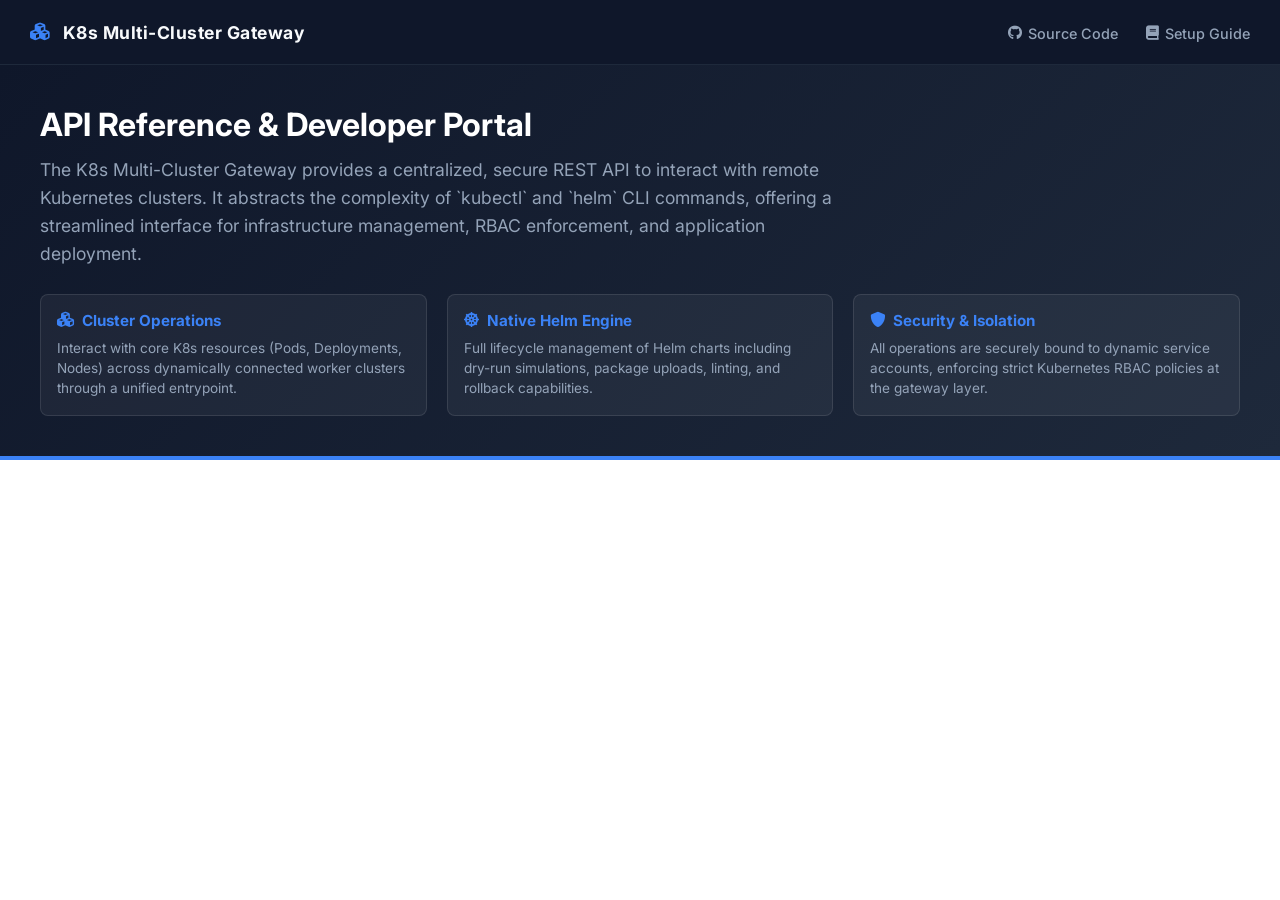
<file: docs/index.html>
<!DOCTYPE html>
<html lang="en">
<head>
    <meta charset="utf-8"/>
    <meta name="viewport" content="width=device-width, initial-scale=1">
    <title>Developer Portal | K8s Gateway</title>
    <link rel="icon" type="image/png" href="https://kubernetes.io/images/favicon.png">
    
    <link rel="preconnect" href="https://fonts.googleapis.com">
    <link rel="icon" type="image/x-icon" href="favicon.ico">
    <link rel="preconnect" href="https://fonts.gstatic.com" crossorigin>
    <link href="https://fonts.googleapis.com/css2?family=Inter:wght@300;400;500;600;700&family=JetBrains+Mono:wght@400;500&display=swap" rel="stylesheet">
    <link rel="stylesheet" href="https://cdnjs.cloudflare.com/ajax/libs/font-awesome/6.0.0/css/all.min.css">

    <style>
        :root {
            --primary-dark: #0f172a;
            --accent: #3b82f6;
            --text-light: #f8fafc;
            --text-muted: #94a3b8;
        }

        body { 
            margin: 0; 
            padding: 0; 
            font-family: 'Inter', sans-serif; 
            background-color: #ffffff;
            display: flex;
            flex-direction: column;
            min-height: 100vh;
        }

        /* Top Navigation Bar */
        .nav-header {
            background-color: var(--primary-dark);
            color: var(--text-light);
            padding: 0 30px;
            height: 64px;
            display: flex;
            justify-content: space-between;
            align-items: center;
            position: sticky;
            top: 0;
            z-index: 1000;
            border-bottom: 1px solid #1e293b;
        }

        .nav-brand {
            display: flex;
            align-items: center;
            gap: 12px;
            font-weight: 700;
            font-size: 1.1rem;
            letter-spacing: 0.5px;
        }

        .nav-links a {
            color: var(--text-muted);
            text-decoration: none;
            font-weight: 500;
            font-size: 0.9rem;
            margin-left: 24px;
            transition: color 0.2s ease;
            display: inline-flex;
            align-items: center;
            gap: 6px;
        }

        .nav-links a:hover {
            color: var(--text-light);
        }

        /* Hero / Introduction Section */
        .hero-section {
            background: linear-gradient(135deg, #0f172a 0%, #1e293b 100%);
            color: white;
            padding: 40px 30px;
            border-bottom: 4px solid var(--accent);
        }

        .hero-content {
            max-width: 1200px;
            margin: 0 auto;
        }

        .hero-title {
            font-size: 2rem;
            font-weight: 700;
            margin: 0 0 12px 0;
            color: #ffffff;
        }

        .hero-subtitle {
            font-size: 1.1rem;
            color: var(--text-muted);
            margin: 0 0 20px 0;
            font-weight: 400;
            max-width: 800px;
            line-height: 1.6;
        }

        .features-grid {
            display: grid;
            grid-template-columns: repeat(auto-fit, minmax(250px, 1fr));
            gap: 20px;
            margin-top: 25px;
        }

        .feature-card {
            background: rgba(255, 255, 255, 0.05);
            border: 1px solid rgba(255, 255, 255, 0.1);
            border-radius: 8px;
            padding: 16px;
        }

        .feature-card h3 {
            margin: 0 0 8px 0;
            font-size: 0.95rem;
            color: var(--accent);
            display: flex;
            align-items: center;
            gap: 8px;
        }

        .feature-card p {
            margin: 0;
            font-size: 0.85rem;
            color: var(--text-muted);
            line-height: 1.5;
        }

        /* Redoc Container */
        .redoc-container {
            flex: 1;
            position: relative;
        }
    </style>
</head>
<body>

    <header class="nav-header">
        <div class="nav-brand">
            <i class="fas fa-cubes" style="color: var(--accent);"></i>
            K8s Multi-Cluster Gateway
        </div>
        <div class="nav-links">
            <a href="https://github.com/andreaprozzo21/k8s-cloud-gateway" target="_blank">
                <i class="fab fa-github"></i> Source Code
            </a>
            <a href="https://github.com/andreaprozzo21/k8s-cloud-gateway/blob/main/README.md" target="_blank">
                <i class="fas fa-book"></i> Setup Guide
            </a>
        </div>
    </header>

    <section class="hero-section">
        <div class="hero-content">
            <h1 class="hero-title">API Reference & Developer Portal</h1>
            <p class="hero-subtitle">
                The K8s Multi-Cluster Gateway provides a centralized, secure REST API to interact with remote Kubernetes clusters. 
                It abstracts the complexity of `kubectl` and `helm` CLI commands, offering a streamlined interface for infrastructure management, RBAC enforcement, and application deployment.
            </p>
            
            <div class="features-grid">
                <div class="feature-card">
                    <h3><i class="fas fa-cubes"></i> Cluster Operations</h3>
                    <p>Interact with core K8s resources (Pods, Deployments, Nodes) across dynamically connected worker clusters through a unified entrypoint.</p>
                </div>
                <div class="feature-card">
                    <h3><i class="fas fa-dharmachakra"></i> Native Helm Engine</h3>
                    <p>Full lifecycle management of Helm charts including dry-run simulations, package uploads, linting, and rollback capabilities.</p>
                </div>
                <div class="feature-card">
                    <h3><i class="fas fa-shield-alt"></i> Security & Isolation</h3>
                    <p>All operations are securely bound to dynamic service accounts, enforcing strict Kubernetes RBAC policies at the gateway layer.</p>
                </div>
            </div>
        </div>
    </section>

    <div class="redoc-container">
        <redoc spec-url='./openapi.json' 
               expand-responses="200,201" 
               hide-hostname="false" 
               required-props-first="true"
               theme='{
                 "colors": { 
                     "primary": { "main": "#3b82f6" },
                     "http": {
                         "get": "#10b981",
                         "post": "#3b82f6",
                         "put": "#f59e0b",
                         "delete": "#ef4444"
                     }
                 },
                 "typography": { 
                     "fontFamily": "Inter, sans-serif", 
                     "headings": { "fontFamily": "Inter, sans-serif", "fontWeight": "700" },
                     "code": { "fontFamily": "JetBrains Mono, monospace" }
                 },
                 "sidebar": {
                     "backgroundColor": "#f8fafc",
                     "textColor": "#0f172a"
                 }
               }'>
        </redoc>
    </div>

    <script src="https://cdn.redoc.ly/redoc/latest/bundles/redoc.standalone.js"></script>
</body>
</html>
</file>
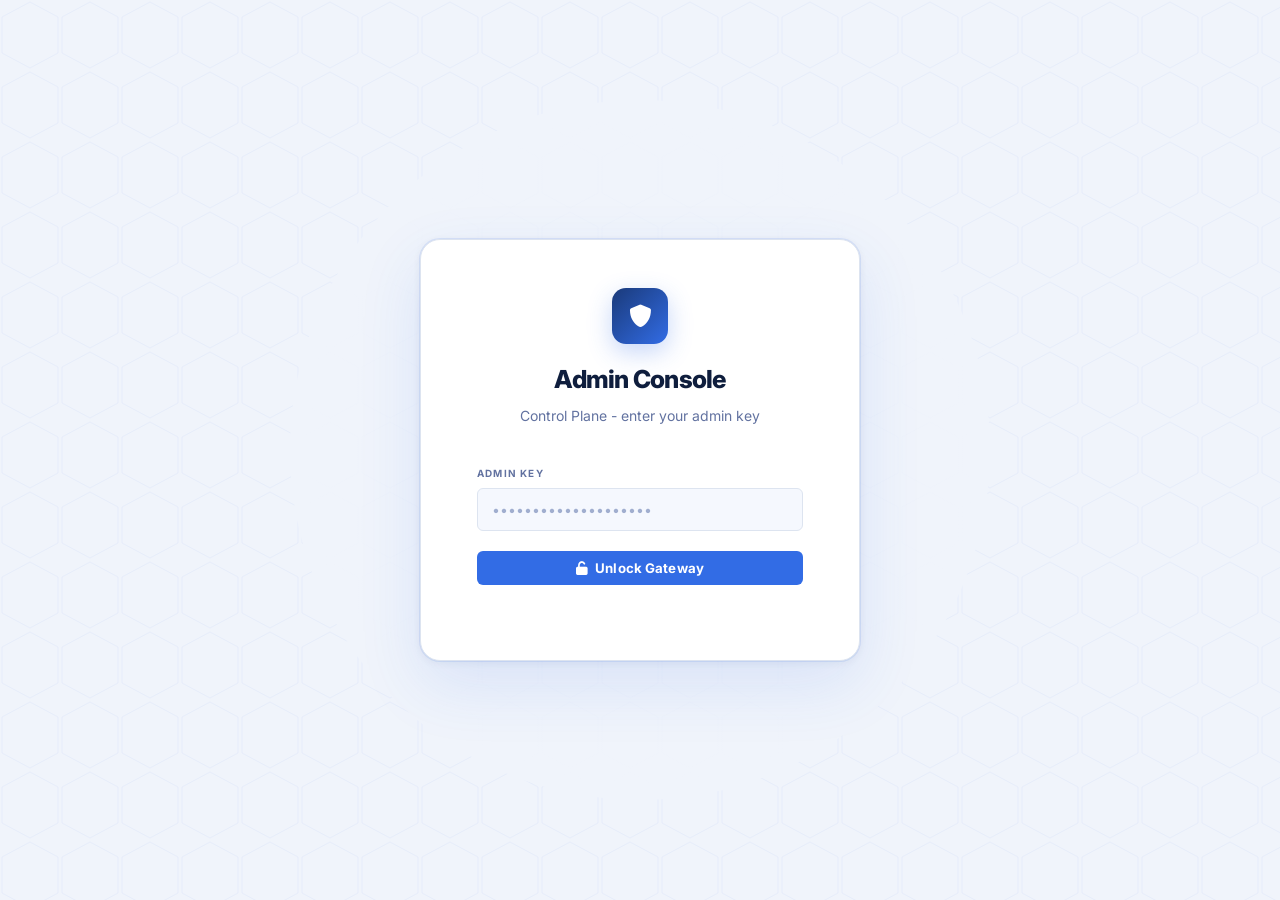
<file: frontend/admin.html>
<!DOCTYPE html>
<html lang="en">
<head>
    <meta charset="UTF-8">
    <meta name="viewport" content="width=device-width, initial-scale=1.0">
    <title>K8s Gateway — Admin Console</title>
    <link rel="icon" type="image/x-icon" href="favicon.ico">
    <link rel="stylesheet" href="assets/css/style.css">
    <link href="https://fonts.googleapis.com/css2?family=Sora:wght@300;400;500;600;700;800&family=JetBrains+Mono:wght@400;500;600&display=swap" rel="stylesheet">
    <link href="https://fonts.googleapis.com/css2?family=Inter:wght@400;500;600;700&display=swap" rel="stylesheet">
    <link rel="stylesheet" href="https://cdnjs.cloudflare.com/ajax/libs/font-awesome/6.0.0/css/all.min.css">
    <style>
        /* ══════════════════════════════════════
           DESIGN TOKENS — identici al css principale
        ══════════════════════════════════════ */
        :root {
            --bg-light:       #f0f4fb;
            --side-nav:       #ffffff;
            --accent:         #326ce5;
            --accent-soft:    #e8effd;
            --accent-hover:   #2157cc;
            --text-main:      #0f1e3d;
            --text-muted:     #6272a0;
            --card-bg:        #ffffff;
            --success:        #0ea875;
            --danger:         #e53535;
            --warning:        #f0960a;
            --border:         #dde4f0;
            --border-strong:  #c2cde6;
            --shadow:         0 1px 2px rgba(15,30,61,0.05), 0 4px 18px rgba(50,108,229,0.07);
            --shadow-lg:      0 8px 36px rgba(50,108,229,0.13), 0 2px 8px rgba(15,30,61,0.06);
            --radius:         10px;
            --radius-sm:      6px;
            --radius-lg:      16px;
            --k8s-hex: url("data:image/svg+xml,%3Csvg xmlns='http://www.w3.org/2000/svg' width='60' height='70'%3E%3Cpolygon points='30,2 58,17 58,53 30,68 2,53 2,17' fill='none' stroke='%23326ce5' stroke-width='0.8' stroke-opacity='0.07'/%3E%3C/svg%3E");
        }

        *, *::before, *::after { box-sizing: border-box; margin: 0; padding: 0; }
        html, body { height: 100%; }

        body {
            font-family: 'Inter', sans-serif; /* Sostituisci qui */
            background: var(--bg-light);
            color: var(--text-main);
            line-height: 1.55;
            -webkit-font-smoothing: antialiased;
            font-size: 14px;
            overflow: hidden;
        }

        ::-webkit-scrollbar { width: 4px; }
        ::-webkit-scrollbar-track { background: transparent; }
        ::-webkit-scrollbar-thumb { background: var(--border-strong); border-radius: 10px; }
        ::-webkit-scrollbar-thumb:hover { background: #a0aecf; }

        /* ══════════════════════════════════════
           LOGIN PAGE
        ══════════════════════════════════════ */
        #loginScreen {
            display: flex;
            flex-direction: column;
            align-items: center;
            justify-content: center;
            min-height: 100vh;
            background: var(--bg-light);
            position: relative;
            overflow: hidden;
        }
        #loginScreen::before {
            content: '';
            position: absolute;
            inset: 0;
            background-image: var(--k8s-hex);
            background-size: 60px 70px;
            pointer-events: none;
        }
        #loginScreen::after {
            content: '';
            position: absolute;
            top: 50%; left: 50%;
            transform: translate(-50%, -50%);
            width: 700px; height: 700px;
            border-radius: 50%;
            background: radial-gradient(circle, rgba(240,244,251,0) 0%, #f0f4fb 68%);
            pointer-events: none;
        }
        .login-card {
            background: #fff;
            padding: 3rem 3.5rem;
            border-radius: 20px;
            box-shadow: 0 0 0 1px rgba(50,108,229,0.12), 0 24px 64px rgba(50,108,229,0.12), 0 2px 8px rgba(15,30,61,0.06);
            width: 100%;
            max-width: 440px;
            border: 1px solid var(--border);
            position: relative;
            z-index: 1;
        }
        .login-header { text-align: center; margin-bottom: 2.5rem; }
        .login-logo-wrap {
            display: inline-flex;
            align-items: center;
            justify-content: center;
            width: 56px; height: 56px;
            background: linear-gradient(135deg, #1a3a7a 0%, #326ce5 100%);
            border-radius: 14px;
            margin-bottom: 1rem;
            box-shadow: 0 8px 24px rgba(50,108,229,0.28);
        }
        .login-logo-wrap i { color: white; font-size: 1.4rem; }
        .login-header h1 { font-size: 1.55rem; font-weight: 800; color: var(--text-main); letter-spacing: -0.03em; margin-bottom: 0.4rem; }
        .login-header p { color: var(--text-muted); font-size: 0.875rem; }
        .form-group { margin-bottom: 1.25rem; }
        .form-group label {
            display: block;
            font-size: 0.62rem;
            font-weight: 700;
            color: var(--text-muted);
            margin-bottom: 0.4rem;
            text-transform: uppercase;
            letter-spacing: 0.12em;
        }
        .form-group input, .form-group select {
            width: 100%;
            background: #f5f8fe;
            border: 1.5px solid var(--border);
            padding: 12px 14px;
            border-radius: var(--radius-sm);
            color: var(--text-main);
            font-size: 0.88rem;
            font-family: inherit;
            transition: all 0.18s;
            outline: none;
        }
        .form-group input:focus, .form-group select:focus {
            border-color: var(--accent);
            background: #fff;
            box-shadow: 0 0 0 3px rgba(50,108,229,0.11);
        }
        .form-group input::placeholder { color: #a0aecf; }
        .login-error { color: var(--danger); font-size: 0.78rem; font-weight: 600; text-align: center; margin-top: 0.75rem; min-height: 1.2em; }

        .nav-brand i { color: #7eb3ff; }
        .nav-right { display: flex; align-items: center; gap: 10px; }
        .nav-divider { width: 1px; height: 20px; background: rgba(255,255,255,0.15); }
        .btn-nav {
            background: rgba(255,255,255,0.10);
            color: rgba(255,255,255,0.85);
            border: 1px solid rgba(255,255,255,0.18);
            padding: 6px 14px;
            font-size: 0.75rem;
            border-radius: var(--radius-sm);
            font-family: inherit;
            font-weight: 600;
            cursor: pointer;
            transition: all 0.18s;
            display: inline-flex; align-items: center; gap: 6px;
            backdrop-filter: blur(6px);
            white-space: nowrap;
        }
        .btn-nav:hover { background: rgba(255,255,255,0.18); border-color: rgba(255,255,255,0.35); color: #fff; }
        .btn-nav.accent { background: rgba(50,108,229,0.35); border-color: rgba(126,179,255,0.45); }
        .btn-nav.accent:hover { background: rgba(50,108,229,0.55); box-shadow: 0 0 16px rgba(50,108,229,0.35); }
        .btn-nav.danger:hover { background: rgba(229,53,53,0.18); color: #ff8080; border-color: rgba(229,53,53,0.35); }

        /* ══════════════════════════════════════
           MAIN LAYOUT
        ══════════════════════════════════════ */
        #adminDashboard { display: none; height: 100vh; flex-direction: column; }
        #adminDashboard.visible { display: flex; }
        .main-container { display: flex; height: calc(100vh - 62px); overflow: hidden; }

        /* ══════════════════════════════════════
           SIDEBAR — identica alla dashboard
        ══════════════════════════════════════ */
        .sidebar {
            width: 252px;
            background: #fff;
            border-right: 1px solid var(--border);
            padding: 0 0.625rem 2rem 0.625rem;
            display: flex;
            flex-direction: column;
            height: 100%;
            overflow-y: auto;
            flex-shrink: 0;
            box-shadow: 2px 0 12px rgba(50,108,229,0.04);
        }
        .sidebar-section {
            color: var(--accent);
            font-size: 0.60rem;
            font-weight: 800;
            text-transform: uppercase;
            letter-spacing: 0.20em;
            padding: 26px 16px 8px 16px;
            display: flex;
            align-items: center;
            gap: 8px;
            position: relative;
        }
        .sidebar-section::after {
            content: '';
            flex: 1;
            height: 1px;
            background: linear-gradient(90deg, var(--accent-soft) 0%, transparent 100%);
            margin-left: 6px;
        }
        .sidebar ul { list-style: none; padding: 0; margin: 0; margin-top: 2px; }
        .sidebar li {
            padding: 9px 12px;
            cursor: pointer;
            color: var(--text-muted);
            margin-bottom: 1px;
            transition: all 0.16s ease;
            border-radius: var(--radius-sm);
            display: flex;
            align-items: center;
            gap: 9px;
            font-weight: 500;
            font-size: 0.82rem;
        }
        .sidebar li i { width: 15px; text-align: center; opacity: 0.65; transition: opacity 0.16s; color: var(--accent); }
        .sidebar li:hover { background: var(--accent-soft); color: var(--accent); }
        .sidebar li:hover i { opacity: 1; }
        .sidebar li.active { background: var(--accent); color: #fff; font-weight: 600; box-shadow: 0 2px 10px rgba(50,108,229,0.28); }
        .sidebar li.active i { opacity: 1; color: #fff; }
        .sidebar-badge {
            margin-left: auto;
            font-size: 0.60rem;
            font-weight: 700;
            padding: 1px 7px;
            border-radius: 10px;
            font-family: 'JetBrains Mono', monospace;
        }
        .badge-count { background: var(--accent-soft); color: var(--accent); }

        /* ══════════════════════════════════════
           CONTENT
        ══════════════════════════════════════ */
        .content {
            flex: 1;
            padding: 2rem 2.5rem;
            overflow-y: auto;
            background: var(--bg-light);
            height: 100%;
        }
        .page-header {
            display: flex;
            align-items: flex-start;
            justify-content: space-between;
            margin-bottom: 1.75rem;
            gap: 1rem;
        }
        .page-title { font-size: 1.25rem; font-weight: 800; color: var(--text-main); letter-spacing: -0.02em; }
        .page-desc { font-size: 0.82rem; color: var(--text-muted); margin-top: 3px; }
        .page-actions { display: flex; gap: 8px; align-items: center; flex-shrink: 0; }

        /* ══════════════════════════════════════
           BUTTONS
        ══════════════════════════════════════ */
        .btn-primary {
            background: var(--accent); color: #fff; border: none;
            border-radius: var(--radius-sm); padding: 9px 20px;
            font-size: 0.83rem; font-weight: 700; font-family: inherit;
            cursor: pointer; transition: all 0.18s;
            display: inline-flex; align-items: center; gap: 7px;
        }
        .btn-primary:hover { background: var(--accent-hover); box-shadow: 0 4px 16px rgba(50,108,229,0.30); transform: translateY(-1px); }
        .btn-primary:active { transform: translateY(0); }
        .btn-small {
            background: #fff; border: 1.5px solid var(--border);
            color: var(--text-muted); padding: 7px 13px;
            font-size: 0.78rem; font-weight: 600; border-radius: var(--radius-sm);
            cursor: pointer; font-family: inherit; transition: all 0.18s;
            display: inline-flex; align-items: center; gap: 6px;
        }
        .btn-small:hover { border-color: var(--accent); color: var(--accent); background: var(--accent-soft); }
        .btn-edit-sm {
            background: #eff6ff; color: #2563eb; border: 1px solid #bfdbfe;
            border-radius: var(--radius-sm); padding: 5px 10px;
            font-size: 0.72rem; font-weight: 700; cursor: pointer; font-family: inherit;
            transition: all 0.15s; display: inline-flex; align-items: center; gap: 5px;
        }
        .btn-edit-sm:hover { background: #2563eb; color: #fff; border-color: #2563eb; }
        .btn-danger-sm {
            background: #fef2f2; color: #c81e1e; border: 1px solid #fecaca;
            border-radius: var(--radius-sm); padding: 5px 10px;
            font-size: 0.72rem; font-weight: 700; cursor: pointer; font-family: inherit;
            transition: all 0.15s; display: inline-flex; align-items: center; gap: 5px;
        }
        .btn-danger-sm:hover { background: var(--danger); color: #fff; border-color: var(--danger); }

        /* SEARCH */
        .search-wrap { position: relative; display: flex; align-items: center; }
        .search-wrap i { position: absolute; left: 10px; color: var(--text-muted); font-size: 0.75rem; }
        .search-input {
            background: #fff; border: 1.5px solid var(--border);
            padding: 7px 12px 7px 30px; border-radius: var(--radius-sm);
            color: var(--text-main); font-size: 0.82rem; font-family: inherit;
            width: 240px; transition: 0.18s; outline: none;
        }
        .search-input:focus { border-color: var(--accent); box-shadow: 0 0 0 3px rgba(50,108,229,0.09); }
        .search-input::placeholder { color: #a0aecf; }

        /* ══════════════════════════════════════
           TABLE
        ══════════════════════════════════════ */
        .data-table {
            width: 100%; border-collapse: separate; border-spacing: 0;
            background: var(--card-bg); border-radius: var(--radius-lg);
            border: 1px solid var(--border); box-shadow: var(--shadow); overflow: hidden;
        }
        .data-table th {
            background: #f4f7fd; text-align: left; padding: 12px 20px;
            color: var(--text-muted); font-size: 0.62rem; font-weight: 800;
            text-transform: uppercase; letter-spacing: 0.13em;
            border-bottom: 1px solid var(--border); white-space: nowrap;
        }
        .data-table td { padding: 12px 20px; border-bottom: 1px solid #edf1fb; font-size: 0.855rem; vertical-align: middle; }
        .data-table tr:last-child td { border-bottom: none; }
        .data-table tbody tr { transition: background 0.12s; }
        .data-table tbody tr:hover td { background: #f7f9ff; }
        .data-table td.mono { font-family: 'JetBrains Mono', monospace; font-size: 0.78rem; color: var(--text-muted); max-width: 220px; overflow: hidden; text-overflow: ellipsis; white-space: nowrap; }
        .table-actions { display: flex; gap: 6px; justify-content: flex-end; }

        /* ══════════════════════════════════════
           BADGES / STATUS
        ══════════════════════════════════════ */
        .badge-id {
            padding: 3px 9px; border-radius: 5px;
            font-size: 0.62rem; font-weight: 700; text-transform: uppercase; letter-spacing: 0.07em;
            background: var(--accent-soft); color: var(--accent);
            border: 1px solid rgba(50,108,229,0.15); font-family: 'JetBrains Mono', monospace;
        }
        .status-online { background: #ecfdf5; color: #0a7a55; border: 1px solid #a7f3d0; padding: 3px 10px; border-radius: 20px; font-size: 0.68rem; font-weight: 700; display: inline-flex; align-items: center; gap: 5px; }
        .status-online::before { content: ''; width: 6px; height: 6px; border-radius: 50%; background: var(--success); }
        .status-offline { background: #fef2f2; color: #c81e1e; border: 1px solid #fecaca; padding: 3px 10px; border-radius: 20px; font-size: 0.68rem; font-weight: 700; display: inline-flex; align-items: center; gap: 5px; }
        .status-offline::before { content: ''; width: 6px; height: 6px; border-radius: 50%; background: var(--danger); }
        .code-preview { font-family: 'JetBrains Mono', monospace; font-size: 0.72rem; background: #f4f7fd; border: 1px solid var(--border); padding: 2px 7px; border-radius: 4px; color: var(--text-muted); }

        /* ══════════════════════════════════════
           LOADING / EMPTY
        ══════════════════════════════════════ */
        .loading-box, .empty-box {
            display: flex;
            flex-direction: column;
            align-items: center;
            justify-content: center;
            min-height: 400px; /* Altezza minima per garantire il centraggio verticale */
            width: 100%;
            text-align: center;
            padding: 2rem;
            color: var(--text-dim);
        }

        /* Stile specifico per l'icona dello stato vuoto */
        .empty-box i {
            font-size: 3.5rem;
            margin-bottom: 1.5rem;
            color: var(--border); /* Un grigio neutro */
            opacity: 0.6;
        }

        .empty-box p {
            font-size: 1rem;
            max-width: 400px;
            line-height: 1.5;
        }

        /* Spinner animato */
        .minimal-spinner {
            width: 40px;
            height: 40px;
            border: 3px solid var(--accent-soft);
            border-top: 3px solid var(--accent);
            border-radius: 50%;
            animation: spin 1s linear infinite;
            margin-bottom: 1.5rem;
        }

        @keyframes spin {
            0% { transform: rotate(0deg); }
            100% { transform: rotate(360deg); }
        }

        .loading-text {
            font-weight: 600;
            font-size: 0.9rem;
            letter-spacing: 0.02em;
        }
        /* Se fleetGrid è un display: grid, questo forza il loading a occupare tutte le colonne */
.fleet-grid .loading-box, 
.fleet-grid .empty-box {
    grid-column: 1 / -1; /* Occupa tutte le colonne della griglia */
    display: flex;
    flex-direction: column;
    align-items: center;
    justify-content: center;
    width: 100%;
    min-height: 300px;
    margin: 0 auto;
    /* Rimuoviamo eventuali float o allineamenti residui */
    float: none;
    clear: both;
}

/* Assicurati che il contenitore principale non lo schiacci */
#fleetGrid {
    width: 100%;
    min-height: 300px;
}

        /* ══════════════════════════════════════
           SUMMARY CARDS
        ══════════════════════════════════════ */
        .summary-row { display: grid; grid-template-columns: repeat(4, 1fr); gap: 1rem; margin-bottom: 1.75rem; }
        @media (max-width: 960px) { .summary-row { grid-template-columns: 1fr 1fr; } }
        .summary-card {
            background: var(--card-bg); border: 1px solid var(--border);
            border-radius: var(--radius); padding: 1.1rem 1.25rem;
            box-shadow: var(--shadow); display: flex; align-items: center; gap: 1rem;
            transition: transform 0.2s, box-shadow 0.2s;
        }
        .summary-card:hover { transform: translateY(-2px); box-shadow: var(--shadow-lg); }
        .summary-icon { width: 42px; height: 42px; border-radius: 10px; display: flex; align-items: center; justify-content: center; font-size: 1rem; flex-shrink: 0; }
        .si-blue { background: #eff6ff; color: #2563eb; }
        .si-green { background: #ecfdf5; color: #0a7a55; }
        .si-red { background: #fef2f2; color: #c81e1e; }
        .si-purple { background: #f5f3ff; color: #6d28d9; }
        .summary-val { font-size: 1.6rem; font-weight: 800; color: var(--text-main); font-family: 'JetBrains Mono', monospace; line-height: 1; }
        .summary-lbl { font-size: 0.72rem; color: var(--text-muted); margin-top: 3px; font-weight: 500; }

        /* ══════════════════════════════════════
           FLEET CARDS
        ══════════════════════════════════════ */
        .fleet-grid { display: grid; grid-template-columns: repeat(auto-fill, minmax(340px, 1fr)); gap: 1.25rem;}
        .cluster-card {
            background: var(--card-bg); border: 1px solid var(--border);
            border-radius: var(--radius-lg); box-shadow: var(--shadow);
            overflow: hidden; transition: transform 0.2s, box-shadow 0.2s;
        }
        .cluster-card:hover { transform: translateY(-2px); box-shadow: var(--shadow-lg); }
        .cluster-card.is-online { border-top: 3px solid var(--success); }
        .cluster-card.is-offline { border-top: 3px solid var(--danger); }
        .cc-header { padding: 1rem 1.25rem; display: flex; align-items: flex-start; justify-content: space-between; gap: 0.5rem; border-bottom: 1px solid var(--border); background: #fafbfe; }
        .cc-name { font-weight: 700; font-size: 0.92rem; color: var(--text-main); }
        .cc-host { font-family: 'JetBrains Mono', monospace; font-size: 0.64rem; color: var(--text-muted); margin-top: 3px; overflow: hidden; text-overflow: ellipsis; white-space: nowrap; max-width: 220px; }
        .cc-stats { display: grid; grid-template-columns: repeat(3, 1fr); }
        .cc-stat { padding: 0.75rem 0.5rem; text-align: center; border-right: 1px solid var(--border); }
        .cc-stat:last-child { border-right: none; }
        .cc-stat-val { font-size: 1rem; font-weight: 800; color: var(--text-main); font-family: 'JetBrains Mono', monospace; }
        .cc-stat-lbl { font-size: 0.58rem; text-transform: uppercase; letter-spacing: 0.08em; color: var(--text-muted); font-weight: 700; margin-top: 2px; }
        .cc-nodes { padding: 0.875rem 1.25rem; border-top: 1px solid var(--border); }
        .cc-nodes-title { font-size: 0.60rem; font-weight: 800; text-transform: uppercase; letter-spacing: 0.12em; color: var(--text-muted); margin-bottom: 0.625rem; }
        .node-row { display: flex; align-items: center; gap: 8px; padding: 3px 0; }
        .node-dot { width: 7px; height: 7px; border-radius: 50%; flex-shrink: 0; }
        .node-name { font-family: 'JetBrains Mono', monospace; font-size: 0.72rem; flex: 1; overflow: hidden; text-overflow: ellipsis; white-space: nowrap; color: var(--text-main); }
        .node-role { font-size: 0.62rem; color: var(--text-muted); font-weight: 600; }
        .cc-error { padding: 0.75rem 1.25rem; border-top: 1px solid var(--border); }
        .cc-error-msg { font-family: 'JetBrains Mono', monospace; font-size: 0.72rem; color: var(--danger); display: flex; gap: 6px; align-items: flex-start; }

        /* ══════════════════════════════════════
           AUDIT / OBSERVER CARDS
        ══════════════════════════════════════ */
        .feature-section { background: var(--card-bg); border: 1px solid var(--border); border-radius: var(--radius-lg); padding: 2rem; box-shadow: var(--shadow); }
        .feature-intro { display: flex; align-items: center; gap: 1rem; margin-bottom: 1.5rem; padding-bottom: 1.5rem; border-bottom: 1px solid var(--border); }
        .feature-icon { width: 52px; height: 52px; border-radius: 12px; display: flex; align-items: center; justify-content: center; font-size: 1.4rem; flex-shrink: 0; }
        .fi-blue { background: var(--accent-soft); color: var(--accent); }
        .fi-orange { background: #fff7ed; color: #c2620a; }
        .feature-intro h2 { font-size: 1rem; font-weight: 700; color: var(--text-main); margin-bottom: 4px; }
        .feature-intro p { font-size: 0.80rem; color: var(--text-muted); max-width: 560px; line-height: 1.6; }
        .audit-grid { display: grid; grid-template-columns: repeat(auto-fill, minmax(250px, 1fr)); gap: 1rem; }
        .audit-card { background: var(--bg-light); border: 1px solid var(--border); border-radius: var(--radius); padding: 1rem; transition: box-shadow 0.18s; }
        .audit-card:hover { box-shadow: var(--shadow); }
        .audit-card-head { display: flex; align-items: center; justify-content: space-between; margin-bottom: 0.5rem; }
        .audit-card-name { font-size: 0.82rem; font-weight: 700; color: var(--text-main); }
        .audit-card-desc { font-size: 0.75rem; color: var(--text-muted); line-height: 1.55; }
        .tag-planned { font-size: 0.60rem; font-weight: 700; padding: 2px 8px; border-radius: 4px; background: var(--accent-soft); color: var(--accent); border: 1px solid rgba(50,108,229,0.2); font-family: 'JetBrains Mono', monospace; }
        .tag-roadmap { font-size: 0.60rem; font-weight: 700; padding: 2px 8px; border-radius: 4px; background: #fff7ed; color: #c2620a; border: 1px solid #fed7aa; font-family: 'JetBrains Mono', monospace; }

        /* ══════════════════════════════════════
           MODAL
        ══════════════════════════════════════ */
        .modal-overlay { display: none; position: fixed; inset: 0; z-index: 9999; background: rgba(12,22,51,0.55); backdrop-filter: blur(5px); align-items: center; justify-content: center; padding: 1rem; }
        .modal-overlay.open { display: flex; }
        .modal-box { background: #fff; border: 1px solid var(--border); border-radius: var(--radius-lg); width: 100%; max-width: 440px; box-shadow: 0 28px 72px rgba(12,22,51,0.22), 0 0 0 1px rgba(50,108,229,0.10); animation: modalIn 0.2s ease; }
        @keyframes modalIn { from { opacity: 0; transform: translateY(-10px) scale(0.98); } to { opacity: 1; transform: translateY(0) scale(1); } }
        .modal-header { padding: 1.1rem 1.5rem; border-bottom: 1px solid var(--border); display: flex; align-items: center; justify-content: space-between; background: #fafbfe; border-radius: var(--radius-lg) var(--radius-lg) 0 0; }
        .modal-title { font-size: 0.92rem; font-weight: 700; color: var(--text-main); display: flex; align-items: center; gap: 8px; }
        .modal-title i { color: var(--accent); }
        .modal-close { background: none; border: none; color: var(--text-muted); cursor: pointer; font-size: 1rem; padding: 2px; transition: color 0.15s; }
        .modal-close:hover { color: var(--danger); }
        .modal-body { padding: 1.5rem; display: flex; flex-direction: column; gap: 1rem; }
        .modal-footer { padding: 1rem 1.5rem; border-top: 1px solid var(--border); display: flex; gap: 8px; justify-content: flex-end; background: #fafbfe; border-radius: 0 0 var(--radius-lg) var(--radius-lg); }
        .form-row { display: grid; grid-template-columns: 1fr 1fr; gap: 0.875rem; }
        .field-hint { font-size: 0.72rem; color: var(--text-muted); padding: 0.5rem 0.75rem; background: #f5f8fe; border-radius: var(--radius-sm); border-left: 3px solid var(--accent); }
        .field-hint i { color: var(--accent); }
        select.form-select { width: 100%; background: #f5f8fe; border: 1.5px solid var(--border); padding: 12px 14px; border-radius: var(--radius-sm); color: var(--text-main); font-size: 0.88rem; font-family: inherit; outline: none; cursor: pointer; appearance: none; transition: 0.18s; }
        select.form-select:focus { border-color: var(--accent); background: #fff; box-shadow: 0 0 0 3px rgba(50,108,229,0.11); }
        .btn-cancel { background: #fff; border: 1.5px solid var(--border); color: var(--text-muted); border-radius: var(--radius-sm); padding: 8px 18px; font-size: 0.83rem; font-weight: 600; font-family: inherit; cursor: pointer; transition: 0.18s; }
        .btn-cancel:hover { border-color: var(--accent); color: var(--accent); }

        /* ══════════════════════════════════════
           TOAST
        ══════════════════════════════════════ */
        #toast-container { position: fixed; top: 1rem; right: 1rem; z-index: 99999; display: flex; flex-direction: column; gap: 8px; }
        .toast { background: #fff; border: 1.5px solid var(--border); border-radius: var(--radius-sm); padding: 0.7rem 1rem; font-size: 0.8rem; font-weight: 600; display: flex; align-items: center; gap: 10px; box-shadow: var(--shadow-lg); animation: toastIn 0.2s ease, toastOut 0.3s ease 2.5s forwards; max-width: 320px; }
        @keyframes toastIn { from { opacity: 0; transform: translateX(16px); } to { opacity: 1; transform: translateX(0); } }
        @keyframes toastOut { to { opacity: 0; transform: translateX(16px); } }
        .toast.t-success { border-color: #a7f3d0; }
        .toast.t-success i { color: var(--success); }
        .toast.t-error { border-color: #fecaca; }
        .toast.t-error i { color: var(--danger); }
        /* Container dettagli espansi */
.audit-detail-container {
    border: 1px solid #e2e8f0;
    border-radius: 12px;
    background: white;
    box-shadow: var(--shadow-sm);
    overflow: hidden;
}

.audit-detail-header {
    background: #f8fafc;
    padding: 12px 18px;
    font-size: 0.75rem;
    font-weight: 700;
    color: var(--text-main);
    border-bottom: 1px solid #e2e8f0;
    display: flex;
    align-items: center;
    gap: 8px;
}

/* Griglia dei segnali */
.findings-grid {
    display: grid;
    grid-template-columns: repeat(auto-fill, minmax(350px, 1fr));
    gap: 15px;
    padding: 18px;
}

.finding-row {
    border: 1px solid #edf2f7;
    border-radius: 8px;
    padding: 15px;
    transition: all 0.2s;
    background: #fff;
}

.finding-row.f-pass { border-left: 4px solid var(--success); }
.finding-row.f-fail-critical { border-left: 4px solid var(--danger); background: #fffafb; }
.finding-row.f-fail-warning { border-left: 4px solid var(--warning); background: #fffdf9; }

.f-header { display: flex; justify-content: space-between; align-items: flex-start; margin-bottom: 8px; }
.f-info { display: flex; flex-direction: column; gap: 2px; }
.f-pass .fa-check-circle { color: var(--success); }
.f-fail-critical .fa-exclamation-circle { color: var(--danger); }
.f-fail-warning .fa-exclamation-circle { color: var(--warning); }

.f-name { font-weight: 700; font-size: 0.85rem; color: var(--text-main); }
.f-id { font-family: 'Monaco', monospace; font-size: 0.65rem; color: var(--text-dim); }
.badge {
    display: inline-block;
    padding: 4px 12px;
    border-radius: 20px; /* Rende il badge pill-shaped */
    font-size: 0.7rem;
    font-weight: 700;
    text-transform: uppercase;
    letter-spacing: 0.5px;
    line-height: 1;
    text-align: center;
    white-space: nowrap;
    vertical-align: middle;
    /* Un leggero bordo scuro per far risaltare il colore sullo sfondo bianco */
    border: 1px solid rgba(0, 0, 0, 0.08);
    box-shadow: 0 1px 2px rgba(0, 0, 0, 0.05);
    transition: all 0.2s ease;
}

.f-detail { font-size: 0.75rem; color: var(--text-muted); line-height: 1.5; }

/* Toggle Evidenza JSON */
.f-evidence-toggle {
    margin-top: 10px;
    font-size: 0.65rem;
    font-weight: 700;
    color: var(--accent);
    cursor: pointer;
    display: inline-flex;
    align-items: center;
    gap: 4px;
}

.f-evidence-content {
    display: none;
    margin-top: 8px;
}

.f-evidence-content.open { display: block; }

.f-evidence-content pre {
    background: #1e293b;
    color: #e2e8f0;
    padding: 10px;
    border-radius: 6px;
    font-size: 0.65rem;
    max-height: 150px;
    overflow-y: auto;
    white-space: pre-wrap;
}

.welcome-state {
    max-width: 700px;
    margin: 60px auto;
    padding: 40px;
    background: white;
    border-radius: 20px;
    box-shadow: 0 15px 35px rgba(0,0,0,0.05);
    border: 1px solid var(--border);
    text-align: center;
}

.setup-hint {
    background: #f8fafc;
    border-radius: 16px;
    padding: 30px;
    margin: 30px 0;
    text-align: left;
    border: 1px solid #e2e8f0;
}

.hint-item {
    display: flex;
    align-items: flex-start;
    gap: 20px;
    margin-bottom: 20px;
    padding-bottom: 20px;
    border-bottom: 1px solid #edf2f7;
}

.hint-item:last-child {
    margin-bottom: 0;
    padding-bottom: 0;
    border-bottom: none;
}

.hint-num {
    background: var(--accent);
    color: white;
    width: 28px;
    height: 28px;
    border-radius: 50%;
    display: flex;
    align-items: center;
    justify-content: center;
    font-size: 0.8rem;
    font-weight: 800;
    flex-shrink: 0;
}

.hint-item span {
    font-size: 0.9rem;
    color: #475569;
    line-height: 1.6;
}

.hint-item code {
    background: #e2e8f0;
    color: #0f172a;
    padding: 2px 6px;
    border-radius: 4px;
    font-weight: 700;
}

.hint-link {
    color: var(--accent);
    text-decoration: none;
    font-weight: 600;
    margin-left: 5px;
    font-size: 0.8rem;
}

.hint-link:hover { text-decoration: underline; }

.welcome-icon {
    width: 70px;
    height: 70px;
    background: var(--accent-soft);
    color: var(--accent);
    border-radius: 50%;
    display: flex;
    align-items: center;
    justify-content: center;
    font-size: 2rem;
    margin: 0 auto 20px;
}

.welcome-state h2 {
    font-weight: 800;
    letter-spacing: -0.5px;
    color: var(--text-main);
}

.welcome-container {
    max-width: 1100px; /* Più largo per le colonne */
    margin: 40px auto;
    text-align: center;
}

.welcome-header {
    margin-bottom: 40px;
}

.setup-grid {
    display: grid;
    grid-template-columns: repeat(3, 1fr); /* 3 colonne uguali */
    gap: 20px;
    margin-bottom: 40px;
}

.setup-card {
    background: white;
    padding: 30px 20px;
    border-radius: 16px;
    border: 1px solid var(--border);
    box-shadow: 0 4px 6px -1px rgba(0, 0, 0, 0.05);
    display: flex;
    flex-direction: column;
    align-items: center;
    transition: transform 0.2s;
}

.setup-card:hover {
    transform: translateY(-5px);
    border-color: var(--accent);
}

.step-num {
    background: var(--accent-soft);
    color: var(--accent);
    width: 40px;
    height: 40px;
    border-radius: 50%;
    display: flex;
    align-items: center;
    justify-content: center;
    font-weight: 800;
    font-size: 1.2rem;
    margin-bottom: 20px;
}

.setup-card h3 {
    font-size: 1rem;
    margin-bottom: 15px;
    color: var(--text-main);
}

.setup-card p {
    font-size: 0.85rem;
    color: var(--text-dim);
    line-height: 1.6;
    margin-bottom: 15px;
}

.welcome-footer {
    border-top: 1px solid var(--border);
    padding-top: 30px;
}
.welcome-footer p {
    max-width: 600px;
    margin: 0 auto 20px;
    line-height: 1.4;
    border-left: 3px solid var(--accent-soft);
    padding-left: 15px;
    text-align: left;
}



/* Responsive: se lo schermo è piccolo torna in verticale */
@media (max-width: 850px) {
    .setup-grid {
        grid-template-columns: 1fr;
    }
}

/* Badge Styles */
.badge-pill {
    display: inline-block;
    padding: 2px 12px;
    border-radius: 50px;
    font-size: 11px;
    font-weight: 700;
    text-transform: uppercase;
    letter-spacing: 0.5px;
    border: 1px solid transparent;
}

.badge-success {
    background-color: #e6f4ea;
    color: #1e7e34;
    border-color: #c3e6cb;
}

.badge-danger {
    background-color: #fce8e6;
    color: #d93025;
    border-color: #f5c6cb;
}

.page-title {
    font-size: 1.5rem;          /* Dimensione bilanciata */
    font-weight: 700;           /* Grassetto deciso */
    color: #1e293b;             /* Blu scuro ardesia (molto professionale) */
    letter-spacing: -0.025em;   /* Compattazione moderna dei caratteri */
    margin-bottom: 0.5rem;      /* Spazio dal sottotitolo/descrizione */
    display: flex;
    align-items: center;
    gap: 12px;                  /* Spazio tra il bordo e il testo */
}

/* Un piccolo accento verticale per dare struttura senza sfarzo */
.page-title::before {
    content: "";
    display: inline-block;
    width: 4px;
    height: 1.2em;              /* Si adatta all'altezza del testo */
    background-color: #3b82f6;  /* Blu primario (puoi cambiarlo nel colore del tuo brand) */
    border-radius: 4px;         /* Arrotondato per un look moderno */
}
    </style>
</head>
<body>

<!-- ═══════════════ LOGIN ═══════════════ -->
<div id="loginScreen">
    <div class="login-card">
        <div class="login-header">
            <div class="login-logo-wrap"><i class="fas fa-shield-alt"></i></div>
            <h1>Admin Console</h1>
            <p>Control Plane - enter your admin key</p>
        </div>
        <div class="form-group">
            <label>Admin Key</label>
            <input type="password" id="masterKeyInput" placeholder="••••••••••••••••••••" onkeydown="if(event.key==='Enter') adminLogin()">
        </div>
        <button class="btn-primary" style="width:100%; justify-content:center;" onclick="adminLogin()">
            <i class="fas fa-unlock"></i> Unlock Gateway
        </button>
        <div class="login-error" id="loginError"></div>
    </div>
</div>

<!-- ═══════════════ DASHBOARD ═══════════════ -->
<div id="adminDashboard">
    <nav class="navbar">
        <div class="nav-brand">
            <span>
                GATEWAY ADMIN CONSOLE 
            </span>
        </div>
        <div class="nav-right">
            <button class="btn-nav accent" onclick="openClusterModal()"><i class="fas fa-plus"></i> New Cluster</button>
            <button class="btn-nav" onclick="openProfileModal()"><i class="fas fa-key"></i> New Profile</button>
            <div class="nav-divider"></div>
            <button class="btn-nav danger" onclick="adminLogout()" title="Logout"><i class="fas fa-power-off"></i></button>
        </div>
    </nav>

    <div class="main-container">
        <aside class="sidebar">
            <div class="sidebar-section">Infrastructure</div>
            <ul>
                <li id="menu-fleet" onclick="setActive(this, 'fleet')">
                    <i class="fas fa-heartbeat"></i> Global Health
                </li>
            </ul>
            <div class="sidebar-section">Registry</div>
            <ul>
                <li id="menu-clusters" onclick="setActive(this, 'clusters')">
                    <i class="fas fa-server"></i> Clusters DB
                    <span class="sidebar-badge badge-count" id="badge-clusters">—</span>
                </li>
                <li id="menu-profiles" onclick="setActive(this, 'profiles')">
                    <i class="fas fa-address-card"></i> Profiles Registry
                    <span class="sidebar-badge badge-count" id="badge-profiles">—</span>
                </li>
            </ul>
            <div class="sidebar-section">Compliance</div>
            <ul>
                <li id="menu-audit" onclick="setActive(this, 'audit')">
                    <i class="fas fa-clipboard-check"></i> Audit Rules
                </li>
            </ul>
            <div style="margin-top: auto; padding-top: 20px;">
                <div style="height: 1px; background: var(--border); margin: 0 15px 15px 15px;"></div>
                
                <a href="https://andreaprozzo21.github.io/k8s-cloud-gateway/" target="_blank" 
                   style="display: flex; align-items: center; gap: 10px; padding: 10px 20px; 
                          color: var(--text-muted); text-decoration: none; font-size: 0.85rem; 
                          transition: all 0.2s ease-in-out;"
                   onmouseover="this.style.color='var(--accent)'" 
                   onmouseout="this.style.color='var(--text-muted)'">
                    
                    <span style="font-weight: 500;">Documentation</span>
                    <i class="fas fa-external-link-alt" style="font-size: 0.7rem; margin-left: auto; opacity: 0.7;"></i>
                </a>
            </div>
        </aside>

        <main class="content" id="mainContent"></main>
    </div>
</div>

<!-- ═══════════════ CLUSTER MODAL ═══════════════ -->
<div class="modal-overlay" id="clusterModal">
    <div class="modal-box">
        <div class="modal-header">
            <div class="modal-title" id="clusterModalTitle"><i class="fas fa-server"></i> Register Cluster</div>
            <button class="modal-close" onclick="closeModal('clusterModal')"><i class="fas fa-times"></i></button>
        </div>
        <div class="modal-body">
            <input type="hidden" id="clusterIsEdit" value="false">
            <input type="hidden" id="clusterEditId">
            <div class="form-group" style="margin-bottom:0">
                <label>Cluster ID <span style="color:#a0aecf;font-weight:400;text-transform:none;letter-spacing:0">(immutable after creation)</span></label>
                <input type="text" id="clusterIdField" placeholder="e.g. PROD-EU-1">
            </div>
            <div class="form-row">
                <div class="form-group" style="margin-bottom:0">
                    <label>Display Name</label>
                    <input type="text" id="clusterNameField" placeholder="Production K3s">
                </div>
                <div class="form-group" style="margin-bottom:0">
                    <label>API Host</label>
                    <input type="text" id="clusterHostField" placeholder="https://10.0.0.1:6443">
                </div>
            </div>
            <div class="form-group" style="margin-bottom:0">
                <label>CA Certificate (PEM)</label>
                <input type="file" placeholder="Upload a file" id="clusterCaFile" accept=".crt,.pem,.cer">
            </div>
        </div>
        <div class="modal-footer">
            <button class="btn-cancel" onclick="closeModal('clusterModal')">Cancel</button>
            <button class="btn-primary" onclick="submitCluster()"><i class="fas fa-save"></i> Save Cluster</button>
        </div>
    </div>
</div>

<!-- ═══════════════ PROFILE MODAL ═══════════════ -->
<div class="modal-overlay" id="profileModal">
    <div class="modal-box">
        <div class="modal-header">
            <div class="modal-title" id="profileModalTitle"><i class="fas fa-key"></i> New Profile</div>
            <button class="modal-close" onclick="closeModal('profileModal')"><i class="fas fa-times"></i></button>
        </div>
        <div class="modal-body">
            <input type="hidden" id="profileEditId">
            <div class="form-group" style="margin-bottom:0">
                <label>Target Cluster</label>
                <select class="form-select" id="profileClusterSelect"></select>
            </div>
            <div class="form-row">
                <div class="form-group" style="margin-bottom:0">
                    <label>Profile Name</label>
                    <input type="text" id="profileNameField" placeholder="e.g. admin, dev, ci">
                </div>
                <div class="form-group" style="margin-bottom:0">
                    <label>Gateway Password</label>
                    <input type="password" id="profilePasswordField" placeholder="••••••••">
                </div>
            </div>
            <div class="form-group" style="margin-bottom:0">
                <label>K8s Service Account Token</label>
                <input type="password" id="profileTokenField" placeholder="eyJhbGci..." style="font-family:'JetBrains Mono',monospace;font-size:0.82rem;">
            </div>
            <div id="profileEditHint" style="display:none">
                <div class="field-hint"><i class="fas fa-info-circle"></i> Leave password and/or token empty to keep the existing values.</div>
            </div>
        </div>
        <div class="modal-footer">
            <button class="btn-cancel" onclick="closeModal('profileModal')">Cancel</button>
            <button class="btn-primary" onclick="submitProfile()"><i class="fas fa-save"></i> Save Profile</button>
        </div>
    </div>
</div>

<div id="toast-container"></div>
<script src="assets/js/ui.js"></script>
<script>
    
    const API = '/api/v1/admin';
    let adminKey = '';
    let currentView = '';
    let allClusters = [];
    let allProfiles = [];

    // ── AUTH ──
    function adminLogin() {
        const val = document.getElementById('masterKeyInput').value.trim();
        if (!val) { document.getElementById('loginError').textContent = 'Enter the master key.'; return; }
        adminKey = val;
        adminRequest('/clusters').then(() => {
            sessionStorage.setItem('admin_key', adminKey);
            document.getElementById('loginScreen').style.display = 'none';
            document.getElementById('adminDashboard').classList.add('visible');
            setActive(document.getElementById('menu-fleet'), 'fleet');
            loadBadges();
        }).catch(() => {
            document.getElementById('loginError').textContent = 'Invalid key — access denied.';
            adminKey = '';
        });
    }

    function adminLogout() { sessionStorage.removeItem('admin_key'); location.reload(); }

    function checkAuth() {
        const saved = sessionStorage.getItem('admin_key');
        if (saved) {
            adminKey = saved;
            document.getElementById('loginScreen').style.display = 'none';
            document.getElementById('adminDashboard').classList.add('visible');
            setActive(document.getElementById('menu-fleet'), 'fleet');
            loadBadges();
        }
    }

    // ── HTTP ──
    async function adminRequest(path, method = 'GET', body = null, isFormData = false) {
        const opts = { method, headers: { 'X-Admin-Key': adminKey } };
        if (body) {
            if (isFormData) opts.body = body;
            else { opts.headers['Content-Type'] = 'application/json'; opts.body = JSON.stringify(body); }
        }
        const res = await fetch(`${API}${path}`, opts);
        if (res.status === 403) { adminLogout(); throw new Error('Unauthorized'); }
        if (!res.ok) { const txt = await res.text(); throw new Error(txt || `HTTP ${res.status}`); }
        return res.json();
    }

    // ── NAVIGATION ──
    function setActive(el, view) {
        document.querySelectorAll('.sidebar li').forEach(li => li.classList.remove('active'));
        el.classList.add('active');
        currentView = view;
        ({ fleet: renderFleet, clusters: renderClusters, profiles: renderProfiles, audit: renderAudit })[view]?.();
    }

    async function loadBadges() {
        try {
            const [c, p] = await Promise.all([adminRequest('/clusters'), adminRequest('/profiles')]);
            document.getElementById('badge-clusters').textContent = c.length;
            document.getElementById('badge-profiles').textContent = p.length;
        } catch (_) {}
    }


    async function renderFleet() {
        const main = document.getElementById('mainContent');
        
        // Reset e Loader iniziale
        main.innerHTML = ''; 
        const loaderWrap = document.createElement('div');
        loaderWrap.style.cssText = "min-height: 80vh; display: flex; align-items: center; justify-content: center; width: 100%;";
        loaderWrap.innerHTML = loadingHtml('Verifying infrastructure...');
        main.appendChild(loaderWrap);

        try {
            // STEP 1: Verifica "reale" sul Database (evitiamo la cache della flotta)
            // Assumo che l'endpoint sia /admin/clusters o simile
            const registeredClusters = await adminRequest('/clusters');

            // Se il database non ha cluster, inutile guardare la fleet
            if (!Array.isArray(registeredClusters) || registeredClusters.length === 0) {
                main.innerHTML = '';
                renderWelcomeScreen(main);
                return;
            }

            // STEP 2: Se ci sono cluster, recuperiamo lo stato della Fleet
            loaderWrap.innerHTML = loadingHtml('Syncing fleet status...');
            const fleetData = await adminRequest('/fleet/status');

            main.innerHTML = ''; // Pulizia finale prima del render

            // Caso limite: cluster presenti a DB ma fleet risponde vuoto per errore
            if (!Array.isArray(fleetData) || fleetData.length === 0) {
                 // Possiamo mostrare un errore o comunque la welcome
                 renderWelcomeScreen(main);
                 return;
            }

            // Rendering della Dashboard attiva
            main.innerHTML = `
                <div class="page-header animate-fade-in">
                    <div>
                        <div class="page-title">Global Health</div>
                        <div class="page-desc">Real-time infrastructure overview across all registered clusters</div>
                    </div>
                    <div class="page-actions">
                        <button class="btn-small" onclick="renderFleet()">
                            <i class="fas fa-sync-alt"></i> Refresh
                        </button>
                    </div>
                </div>
                <div id="summaryRow" class="animate-fade-in"></div>
                <div id="fleetGrid" class="fleet-grid animate-fade-in"></div>`;

            buildSummary(fleetData);
            buildFleetGrid(fleetData);

        } catch (e) { 
            main.innerHTML = emptyHtml("Error during fleet loading: " + e.message, 'fa-exclamation-triangle'); 
        }
    }

    // Helper per non sporcare la funzione principale
    function renderWelcomeScreen(container) {
        container.innerHTML = `
            <div class="welcome-container animate-fade-in">
                <div class="welcome-header">
                    <div class="welcome-icon"><i class="fas fa-rocket"></i></div>
                    <h2>Welcome to K8s Gateway Admin console</h2>
                    <p>To enable real-time fleet monitoring and audit features, follow these initialization steps.</p>
                </div>
                
                <div class="setup-grid">
                    <div class="setup-card">
                        <div class="step-num">1</div>
                        <h3>Register Cluster</h3>
                        <p>Add your API Server endpoint and CA certificate in the <strong>Clusters</strong> section.</p>
                    </div>

                    <div class="setup-card">
                        <div class="step-num">2</div>
                        <h3>Admin Privilege</h3>
                        <p>To power the <strong>Admin Dashboard</strong>, a ServiceAccount with <code>cluster-admin</code> role is required.</p>
                    </div>

                    <div class="setup-card">
                        <div class="step-num">3</div>
                        <h3>Master Profile</h3>
                        <p>Map the SA Token to a profile named <code>admin</code>. This enables automatic telemetry discovery.</p>
                    </div>
                </div>
                
                <div class="welcome-footer">
                    <p style="font-size: 0.8rem; color: var(--text-dim); margin-bottom: 20px; font-style: italic; border-left: 3px solid var(--accent-soft); padding-left: 15px; text-align: left;">
                        <i class="fas fa-info-circle"></i> Note: You can manage multiple profiles per cluster, but the "admin" name triggers the global health signals.
                    </p>
                    <button class="btn-primary" onclick="setActive(document.getElementById('menu-clusters'), 'clusters')">
                        <i class="fas fa-plus"></i> Connect Your First Cluster
                    </button>
                </div>
            </div>`;
    }

    function buildSummary(data) {
        const total = data.length;
        const online = data.filter(c => c.status === 'online').length;
        const pods = data.reduce((s, c) => s + (c.stats?.pods_running || 0), 0);
        const nodes = data.reduce((s, c) => s + (c.nodes?.length || 0), 0);
        document.getElementById('summaryRow').innerHTML = `
            <div class="summary-row">
                <div class="summary-card"><div class="summary-icon si-blue"><i class="fas fa-server"></i></div><div><div class="summary-val">${online}/${total}</div><div class="summary-lbl">Clusters Online</div></div></div>
                <div class="summary-card"><div class="summary-icon ${online < total ? 'si-red' : 'si-green'}"><i class="fas fa-circle-${online < total ? 'xmark' : 'check'}"></i></div><div><div class="summary-val">${online < total ? total - online : 0}</div><div class="summary-lbl">Offline / Unreachable</div></div></div>
                <div class="summary-card"><div class="summary-icon si-blue"><i class="fas fa-cube"></i></div><div><div class="summary-val">${pods}</div><div class="summary-lbl">Running Pods</div></div></div>
                <div class="summary-card"><div class="summary-icon si-purple"><i class="fas fa-hdd"></i></div><div><div class="summary-val">${nodes}</div><div class="summary-lbl">Active Nodes</div></div></div>
            </div>`;
    }

    function buildFleetGrid(data) {
        const grid = document.getElementById('fleetGrid');
        if (!data?.length) { grid.innerHTML = emptyHtml('No data yet — initial scan may be in progress.', 'fa-satellite-dish'); setTimeout(renderFleet, 3000); return; }
        grid.innerHTML = data.map(c => {
            const on = c.status === 'online';
            const nodes = (c.nodes || []).slice(0, 6);
            return `
            <div class="cluster-card ${on ? 'is-online' : 'is-offline'}">
                <div class="cc-header">
                    <div><div class="cc-name">${esc(c.cluster_name)}</div><div class="cc-host">${esc(c.host)}</div></div>
                    <span class="${on ? 'status-online' : 'status-offline'}">${on ? 'online' : 'offline'}</span>
                </div>
                ${on ? `
                <div class="cc-stats">
                    <div class="cc-stat"><div class="cc-stat-val">${c.stats?.pods_running ?? '—'}/${c.stats?.pods_total ?? '—'}</div><div class="cc-stat-lbl">Pods</div></div>
                    <div class="cc-stat"><div class="cc-stat-val">${c.stats?.cpu_total ?? '—'}</div><div class="cc-stat-lbl">CPU</div></div>
                    <div class="cc-stat"><div class="cc-stat-val">${c.namespaces?.items?.length ?? '—'}</div><div class="cc-stat-lbl">NS</div></div>
                </div>
                ${nodes.length ? `<div class="cc-nodes">
                    <div class="cc-nodes-title">Active Nodes · k8s v${c.server_version || '?'}</div>
                    ${nodes.map(n => `<div class="node-row"><div class="node-dot" style="background:${n.status === 'Ready' ? 'var(--success)' : 'var(--danger)'}"></div><div class="node-name">${esc(n.name)}</div><div class="node-role">${esc(n.role)}</div></div>`).join('')}
                </div>` : ''}` : `
                <div class="cc-error"><div class="cc-error-msg"><i class="fas fa-times-circle"></i> ${esc(c.error || 'Unreachable')}</div></div>`}
            </div>`;
        }).join('');
    }

    // ── CLUSTERS ──
    async function renderClusters() {
        document.getElementById('mainContent').innerHTML = `
            <div class="page-header">
                <div><div class="page-title">Clusters DB</div><div class="page-desc">Registered Kubernetes clusters and their CA certificates</div></div>
                <div class="page-actions">
                    <div class="search-wrap"><i class="fas fa-search"></i><input class="search-input" id="clusterSearch" placeholder="Search by ID or name..." oninput="filterClusters(this.value)"></div>
                    <button class="btn-small" onclick="loadClusters()"><i class="fas fa-sync-alt"></i></button>
                    <button class="btn-primary" onclick="openClusterModal()"><i class="fas fa-plus"></i> Add Cluster</button>
                </div>
            </div>
            <div id="clustersTable"></div>`;
        await loadClusters();
    }

    async function loadClusters() {
        document.getElementById('clustersTable').innerHTML = loadingHtml('Loading clusters...');
        try {
            allClusters = await adminRequest('/clusters');
            document.getElementById('badge-clusters').textContent = allClusters.length;
            renderClustersTable(allClusters);
        } catch (e) { document.getElementById('clustersTable').innerHTML = emptyHtml(e.message, 'fa-exclamation-triangle'); }
    }

    function filterClusters(q) {
        renderClustersTable(allClusters.filter(c => c.id.toLowerCase().includes(q.toLowerCase()) || c.name.toLowerCase().includes(q.toLowerCase())));
    }

    function renderClustersTable(data) {
        const el = document.getElementById('clustersTable');
        
        if (!data || !data.length) { 
            el.innerHTML = emptyHtml('No clusters registered. Add your first cluster to get started.', 'fa-server'); 
            return; 
        }

        el.innerHTML = `
            <table class="data-table">
                <thead>
                    <tr>
                        <th>ID</th>
                        <th>Name</th>
                        <th>Host</th>
                        <th>CA Cert</th>
                        <th style="text-align:right">Actions</th>
                    </tr>
                </thead>
                <tbody>
                    ${data.map(c => `
                        <tr>
                            <td><span class="badge-id">${esc(c.id)}</span></td>
                            <td style="font-weight:600">${esc(c.name)}</td>
                            <td class="mono">${esc(c.host)}</td>
                            <td>
                                ${c.has_ca 
                                    ? '<span class="badge-pill badge-success">CONFIGURED</span>' 
                                    : '<span class="badge-pill badge-danger">MISSING</span>'}
                            </td>
                            <td>
                                <div class="table-actions" style="justify-content: flex-end">
                                    <button class="btn-edit-sm" onclick='openClusterModal(${JSON.stringify(c)})'>
                                        <i class="fas fa-edit"></i> Edit
                                    </button>
                                    <button class="btn-danger-sm" onclick="deleteCluster('${esc(c.id)}')">
                                        <i class="fas fa-trash"></i>
                                    </button>
                                </div>
                            </td>
                        </tr>
                    `).join('')}
                </tbody>
            </table>
        `;
    }

    async function deleteCluster(id) {
        // Chiediamo conferma con stile "Danger"
        const confirmed = await showConfirm(
            "Delete Cluster", 
            `Are you sure you want to delete cluster <strong>"${id}"</strong> and all its associated profiles?<br>This action is irreversible.`,
            true
        );

        if (!confirmed) return;

        try {
            await adminRequest(`/clusters/${id}`, 'DELETE');
            
            // Feedback di successo
            showSuccess('Cluster deleted successfully');
            
            // Aggiornamento UI
            loadClusters(); 
            loadBadges(); 
        } catch (e) {
            showError(e.message);
        }
    }

    // ── PROFILES ──
    async function renderProfiles() {
        document.getElementById('mainContent').innerHTML = `
            <div class="page-header">
                <div><div class="page-title">Profiles Registry</div><div class="page-desc">Service Account profiles mapped to clusters — credentials stored encrypted</div></div>
                <div class="page-actions">
                    <div class="search-wrap"><i class="fas fa-search"></i><input class="search-input" id="profileSearch" placeholder="Search profile or cluster..." oninput="filterProfiles(this.value)"></div>
                    <button class="btn-small" onclick="loadProfiles()"><i class="fas fa-sync-alt"></i></button>
                    <button class="btn-primary" onclick="openProfileModal()"><i class="fas fa-plus"></i> Add Profile</button>
                </div>
            </div>
            <div id="profilesTable"></div>`;
        await loadProfiles();
    }

    async function loadProfiles() {
        document.getElementById('profilesTable').innerHTML = loadingHtml('Loading profiles...');
        try {
            allProfiles = await adminRequest('/profiles');
            document.getElementById('badge-profiles').textContent = allProfiles.length;
            renderProfilesTable(allProfiles);
        } catch (e) { document.getElementById('profilesTable').innerHTML = emptyHtml(e.message, 'fa-exclamation-triangle'); }
    }

    function filterProfiles(q) {
        renderProfilesTable(allProfiles.filter(p => p.name.toLowerCase().includes(q.toLowerCase()) || p.cluster_id.toLowerCase().includes(q.toLowerCase())));
    }

    function renderProfilesTable(data) {
        const el = document.getElementById('profilesTable');
        if (!data.length) { el.innerHTML = emptyHtml('No profiles found. Create a profile to enable cluster authentication.', 'fa-address-card'); return; }
        el.innerHTML = `<table class="data-table">
            <thead><tr><th>Cluster</th><th>Profile Name</th><th>Token Preview</th><th style="text-align:right">Actions</th></tr></thead>
            <tbody>${data.map(p => `<tr>
                <td><span class="badge-id">${esc(p.cluster_id)}</span></td>
                <td style="font-weight:600">${esc(p.name)}</td>
                <td>
                    ${p.has_token 
                        ? '<span class="badge-pill badge-success">CONFIGURED</span>' 
                        : '<span class="badge-pill badge-danger">MISSING</span>'}
                </td>
                <td><div class="table-actions">
                    <button class="btn-edit-sm" onclick='openProfileModal(${JSON.stringify(p)})'><i class="fas fa-edit"></i> Edit</button>
                    <button class="btn-danger-sm" onclick="deleteProfile(${p.id})"><i class="fas fa-trash"></i></button>
                </div></td>
            </tr>`).join('')}</tbody></table>`;
    }

    async function deleteProfile(id) {
        // Conferma standard o danger (consigliato danger se il profilo contiene chiavi/token)
        const confirmed = await showConfirm(
            "Delete Profile", 
            `Are you sure you want to permanently delete profile <strong>#${id}</strong>?`,
            true
        );

        if (!confirmed) return;

        try {
            await adminRequest(`/profiles/${id}`, 'DELETE');
            
            // Feedback di successo
            showSuccess('Profile deleted successfully');
            
            // Aggiornamento UI
            loadProfiles(); 
            loadBadges(); 
        } catch (e) {
            showError(e.message);
        }
    }

// ── AUDIT ──
    async function renderAudit() {
        const main = document.getElementById('mainContent');
        
        // 1. Reset totale e Loader iniziale pulito
        main.innerHTML = '';
        const loaderWrap = document.createElement('div');
        loaderWrap.style.cssText = "min-height: 80vh; display: flex; align-items: center; justify-content: center; width: 100%;";
        loaderWrap.innerHTML = loadingHtml('Verifying fleet registration...');
        main.appendChild(loaderWrap);

        try {
            // 2. Controllo "Fonte di Verità": Verifichiamo se esistono cluster registrati a DB
            const registeredClusters = await adminRequest('/clusters');

            // --- CASO A: NESSUN CLUSTER A DB ---
            if (!Array.isArray(registeredClusters) || registeredClusters.length === 0) {
                main.innerHTML = '';
                renderWelcomeScreen(main); // Usiamo la stessa funzione di benvenuto definita per la fleet
                return;
            }

            // --- CASO B: CLUSTER PRESENTI ---
            // Procediamo con il caricamento della dashboard effettiva
            loaderWrap.innerHTML = loadingHtml('Aggregating compliance data...');
            
            // Ricostruiamo l'interfaccia originale dell'Audit
            main.innerHTML = `
                <div class="page-header animate-fade-in">
                    <div>
                        <div class="page-title">Compliance & Audit Fleet</div>
                        <div class="page-desc">Manage policies and security standards across all Kubernetes clusters</div>
                    </div>
                    <div class="page-actions">
                        <button class="btn-small" onclick="showAuditCatalog()"><i class="fas fa-book"></i> Rule Catalog</button>
                        <button class="btn-primary" onclick="refreshAuditData()"><i class="fas fa-sync-alt"></i> Force Fleet Audit</button>
                    </div>
                </div>
                <div id="auditSummary" class="animate-fade-in"></div>
                <div id="auditResultsArea" class="animate-fade-in"></div>`;
            
            // Chiamata alla tua funzione originale che popola auditSummary e auditResultsArea
            await loadAuditResults();

        } catch (e) { 
            main.innerHTML = emptyHtml("Audit retrieval error: " + e.message, 'fa-exclamation-triangle'); 
        }
    }

    // Assicurati che loadAuditResults rimanga come l'hai definita:
    async function loadAuditResults() {
        const area = document.getElementById('auditResultsArea');
        const summaryArea = document.getElementById('auditSummary');
        
        area.innerHTML = loadingHtml('Calculating compliance scores...');
        try {
            // Aggiungiamo un timestamp per bucare la cache se necessario
            const data = await adminRequest('/audit/results?t=' + Date.now());
            renderAuditDashboard(data); // La tua funzione che renderizza tabelle e grafici
        } catch (e) {
            area.innerHTML = emptyHtml(e.message, 'fa-shield-alt');
        }
    }

    // Fetches and displays the static catalog of ALL available rules (GET /rules)
    async function showAuditCatalog() {
        const main = document.getElementById('mainContent');
        
        // Clean loading state for the entire area
        main.innerHTML = loadingHtml('Fetching global rule registry...');
        
        try {
            const rules = await adminRequest('/audit/rules');

            main.innerHTML = `
                <div class="page-header">
                    <div>
                        <div class="page-title">
                            <i class="fas fa-book" style="color:var(--accent); margin-right:8px;"></i>
                            Rule Catalog and Available Audit Definitions
                        </div>
                        <div class="page-desc">Comprehensive list of all security and compliance checks available in the Audit Engine.</div>
                    </div>
                    <div class="page-actions">
                        <button class="btn-primary" onclick="renderAudit()">
                            <i class="fas fa-arrow-left"></i> Back to Fleet Audit
                        </button>
                    </div>
                </div>
                
                <div class="card">
                    <div class="card-body" style="padding:0">
                        <table class="data-table" style="box-shadow:none; border:none;">
                            <thead>
                                <tr>
                                    <th style="width:25%">Rule Name & ID</th>
                                    <th style="width:15%">Severity</th>
                                    <th style="width:60%">Technical Description</th>
                                </tr>
                            </thead>
                            <tbody>
                                ${rules.map(r => `
                                    <tr>
                                        <td>
                                            <div style="font-weight:700; color:var(--text-main);">${esc(r.name || r.id)}</div>
                                            <code style="font-size:0.7rem; color:var(--accent);">${esc(r.id)}</code>
                                        </td>
                                        <td>
                                            <span class="badge" style="background:${getSeverityColor(r.severity)}; color:#000; border: 1px solid rgba(0,0,0,0.05)">
                                                ${r.severity}
                                            </span>
                                        </td>
                                        <td class="text-muted" style="font-size:0.8rem; line-height:1.5;">
                                            ${esc(r.description)}
                                        </td>
                                    </tr>`).join('')}
                            </tbody>
                        </table>
                    </div>
                </div>
                
                <div style="margin-top:1.5rem; padding:1rem; background:var(--accent-soft); border-radius:var(--radius); display:flex; gap:12px; align-items:center;">
                    <i class="fas fa-info-circle" style="color:var(--accent); font-size:1.2rem;"></i>
                    <p style="font-size:0.75rem; color:var(--text-main); margin:0;">
                        <strong>Note:</strong> These rules are built into the Audit Engine core. You can enable or disable them individually for each cluster in the <strong>Policy Editor</strong> section.
                    </p>
                </div>
            `;
        } catch (e) { 
            toast(e.message, 'error'); 
            renderAudit(); 
        }
    }

        // Apre la configurazione specifica per un cluster (GET /rules/{cluster_id})
    async function configureClusterRules(clusterId) {
        const main = document.getElementById('mainContent');
        
        // Show a clean loading state that occupies the entire content area
        main.innerHTML = loadingHtml(`Loading policies for ${clusterId}...`);
        
        try {
            // Fetch current rules configuration for the specific cluster
            const rulesConfig = await adminRequest(`/audit/rules/${clusterId}`);

            // Overwrite the entire mainContent to remove previous headers and summary cards
            main.innerHTML = `
                <div class="page-header">
                    <div>
                        <div class="page-title">
                            <i class="fas fa-sliders-h" style="color:var(--accent); margin-right:8px;"></i>
                            Policy Editor: ${clusterId}
                        </div>
                        <div class="page-desc">Configure active compliance rules and enforcement for this specific cluster.</div>
                    </div>
                    <div class="page-actions">
                        <button class="btn-small" style="border-color:var(--warning); color:var(--warning)" onclick="resetRules('${clusterId}')">
                            <i class="fas fa-undo"></i> Reset to Defaults
                        </button>
                        <button class="btn-primary" onclick="renderAudit()">
                            <i class="fas fa-arrow-left"></i> Back to Results
                        </button>
                    </div>
                </div>
                
                <div class="card">
                    <table class="data-table">
                        <thead>
                            <tr>
                                <th style="width:25%">Audit Rule</th>
                                <th style="width:45%">Description / Notes</th>
                                <th style="width:15%">Status</th>
                                <th style="text-align:right; width:15%">Action</th>
                            </tr>
                        </thead>
                        <tbody>
                            ${rulesConfig.map(rule => `
                                <tr>
                                    <td>
                                        <div style="font-weight:700; color:var(--text-main);">${esc(rule.name)}</div>
                                        <span class="badge" style="font-size:0.55rem; margin-top:4px; background:${getSeverityColor(rule.severity)}">
                                            ${rule.severity}
                                        </span>
                                    </td>
                                    <td>
                                        <div style="font-size:0.75rem; color:var(--text-muted); line-height:1.4;">
                                            ${esc(rule.description)}
                                        </div>
                                        ${rule.note ? `
                                            <div style="margin-top:8px; padding:6px 10px; background:var(--accent-soft); border-left:3px solid var(--accent); border-radius:4px; font-size:0.7rem; color:var(--accent);">
                                                <i class="fas fa-comment-alt"></i> <strong>Note:</strong> ${esc(rule.note)}
                                            </div>
                                        ` : ''}
                                    </td>
                                    <td>
                                        <span class="status-pill ${rule.enabled ? 'status-online' : 'status-offline'}">
                                            ${rule.enabled ? 'Active' : 'Disabled'}
                                        </span>
                                    </td>
                                    <td style="text-align:right">
                                        <button class="${rule.enabled ? 'btn-danger-sm' : 'btn-edit-sm'}" 
                                                onclick="toggleRule('${clusterId}', '${rule.id}', ${rule.enabled})">
                                            <i class="fas ${rule.enabled ? 'fa-ban' : 'fa-check'}"></i> 
                                            ${rule.enabled ? 'Disable' : 'Enable'}
                                        </button>
                                    </td>
                                </tr>
                            `).join('')}
                        </tbody>
                    </table>
                </div>
            `;
        } catch (e) { 
            toast(e.message, 'error'); 
            renderAudit(); 
        }
    }

    async function toggleRule(clusterId, ruleId, currentStatus) {
        let note = null;

        // Se la regola è attiva e la stiamo disabilitando, chiediamo una nota
        if (currentStatus) {
            note = await showPrompt(
                "Disable Rule", 
                `Please provide a reason for disabling rule <strong>${ruleId}</strong> (optional):`,
                ""
            );
            
            // Se l'utente chiude la modale con 'Cancel' (restituisce null), interrompiamo
            if (note === null) return; 
        }

        try {
            await adminRequest(`/audit/rules/${clusterId}/${ruleId}`, 'PATCH', {
                enabled: !currentStatus,
                note: note
            });
            
            showSuccess(`Rule ${ruleId} ${!currentStatus ? 'enabled' : 'disabled'} successfully`);
            configureClusterRules(clusterId); 
        } catch (e) {
            showError(e.message);
        }
    }

    async function resetRules(clusterId) {
        const confirmed = await showConfirm(
            "Reset Configuration", 
            `Are you sure you want to reset all rules for cluster <strong>${clusterId}</strong> to their default state (Enabled)?`,
            true
        );

        if (!confirmed) return;

        try {
            await adminRequest(`/audit/rules/${clusterId}/reset`, 'POST');
            
            showSuccess('Configuration reset to default');
            configureClusterRules(clusterId);
        } catch (e) {
            showError(e.message);
        }
    }

    async function loadAuditResults() {
        const area = document.getElementById('auditResultsArea');
        area.innerHTML = loadingHtml('Calculating compliance scores...');
        try {
            const data = await adminRequest('/audit/results'); // GET /results
            renderAuditDashboard(data);
        } catch (e) {
            area.innerHTML = emptyHtml('Audit Engine error: ' + e.message, 'fa-bug');
        }
    }

    async function refreshAuditData() {
        toast('Force fleet rescan & auditing...', 'success');
        const area = document.getElementById('auditResultsArea');
        area.innerHTML = loadingHtml('Connecting to clusters for fresh audit...');
        try {
            const data = await adminRequest('/audit/results/refresh', 'POST'); // POST /results/refresh
            renderAuditDashboard(data);
            toast('Fleet Audit synchronized', 'success');
        } catch (e) { toast(e.message, 'error'); loadAuditResults(); }
    }

    function auditCard(name, desc, tag) {
        return `<div class="audit-card"><div class="audit-card-head"><div class="audit-card-name">${name}</div><span class="${tag === 'planned' ? 'tag-planned' : 'tag-roadmap'}">${tag === 'planned' ? 'Planned' : 'Roadmap'}</span></div><div class="audit-card-desc">${desc}</div></div>`;
    }

    function renderAuditDashboard(data) {
        const mainArea = document.getElementById('auditResultsArea');
        const summaryArea = document.getElementById('auditSummary');
        const s = data.summary;

        // 1. Summary Cards
        summaryArea.innerHTML = `
            <div class="summary-row">
                <div class="summary-card">
                    <div class="summary-icon si-blue"><i class="fas fa-chart-line"></i></div>
                    <div><div class="summary-val">${s.avg_score_pct}%</div><div class="summary-lbl">Global Compliance</div></div>
                </div>
                <div class="summary-card">
                    <div class="summary-icon si-green"><i class="fas fa-shield"></i></div>
                    <div><div class="summary-val">${s.fully_compliant}/${s.total_clusters}</div><div class="summary-lbl">Fully Compliant</div></div>
                </div>
                <div class="summary-card">
                    <div class="summary-icon si-purple"><i class="fas fa-tasks"></i></div>
                    <div><div class="summary-val">${s.passed_findings}</div><div class="summary-lbl">Passed Rules</div></div>
                </div>
                <div class="summary-card">
                    <div class="summary-icon si-red"><i class="fas fa-exclamation-triangle"></i></div>
                    <div><div class="summary-val">${s.critical_failures}</div><div class="summary-lbl">Critical Risks</div></div>
                </div>
            </div>`;

        if (!data.results || data.results.length === 0) {
            mainArea.innerHTML = emptyHtml('No audit results found.', 'fa-shield-alt');
            return;
        }

        // 2. Tabella Fleet Compliance con Drawer Espandibile
        mainArea.innerHTML = `
            <div class="card">
                <table class="data-table">
                    <thead>
                        <tr>
                            <th>Cluster</th>
                            <th>Score</th>
                            <th>Findings Status</th>
                            <th style="text-align:right">Management</th>
                        </tr>
                    </thead>
                    <tbody>
                        ${data.results.map(r => {
                            const isPerfect = r.score === r.total && r.total > 0;
                            return `
                            <tr>
                                <td>
                                    <div style="display:flex; flex-direction:column;">
                                        <span style="font-weight:700; color:var(--text-main);">${esc(r.cluster_id)}</span>
                                        <span style="font-size:0.7rem; color:var(--text-muted);">${esc(r.cluster_name)}</span>
                                    </div>
                                </td>
                                <td>
                                    <div style="display:flex; align-items:center; gap:8px;">
                                        <span class="badge-id" style="background:${isPerfect ? 'var(--success-bg)' : 'var(--danger-bg)'}; color:${isPerfect ? 'var(--success)' : 'var(--danger)'}; border:none;">
                                            ${r.score}/${r.total}
                                        </span>
                                        <div class="progress-mini">
                                            <div class="progress-bar" style="width:${(r.score/r.total)*100}%; background:${isPerfect ? 'var(--success)' : 'var(--danger)'};"></div>
                                        </div>
                                    </div>
                                </td>
                                <td>
                                    <div style="display:flex; gap:4px; flex-wrap:wrap;">
                                        ${renderMiniStatus(r.findings)}
                                    </div>
                                </td>
                                <td style="text-align:right">
                                    <div class="table-actions">
                                        <button class="btn-edit-sm" onclick="configureClusterRules('${r.cluster_id}')" title="Modify Policies">
                                            <i class="fas fa-sliders-h"></i> Rules
                                        </button>
                                        <button class="btn-small" onclick="runSingleAudit('${r.cluster_id}')" title="Analyze Now">
                                            <i class="fas fa-sync"></i>
                                        </button>
                                        <button class="btn-small" onclick="toggleFindingsDetail('${r.cluster_id}')" id="btn-toggle-${r.cluster_id}">
                                            <i class="fas fa-chevron-down"></i>
                                        </button>
                                    </div>
                                </td>
                            </tr>
                            <tr id="details-${r.cluster_id}" style="display:none; background:#fcfdfe;">
                                <td colspan="4" style="padding: 10px 25px 25px 25px;">
                                    <div class="audit-detail-container">
                                        <div class="audit-detail-header">
                                            <i class="fas fa-microscope"></i> Detailed Observation Findings for ${r.cluster_id}
                                        </div>
                                        ${renderFindingsTable(r.findings)}
                                    </div>
                                </td>
                            </tr>`;
                        }).join('')}
                    </tbody>
                </table>
            </div>`;
    }

    // Genera i pallini colorati per un colpo d'occhio rapido
    function renderMiniStatus(findings) {
        if (!findings.length) return '<span style="color:var(--text-dim); font-size:0.7rem;">No rules</span>';
        return findings.map(f => `
            <div title="${f.rule_id}: ${f.message}" 
                style="width:8px; height:8px; border-radius:50%; background:${f.passed ? 'var(--success)' : 'var(--danger)'}; opacity: 0.8;">
            </div>
        `).join('');
    }

    function renderFindingsTable(findings) {
        if (!findings || findings.length === 0) return '<div class="empty-state-sm">No rules executed.</div>';

        return `
            <div class="findings-grid">
                ${findings.map(f => {
                    const statusClass = f.passed ? 'f-pass' : `f-fail-${f.severity}`;
                    const hasEvidence = f.evidence && Object.keys(f.evidence).length > 0;
                    
                    return `
                    <div class="finding-row ${statusClass}">
                        <div class="f-header">
                            <div class="f-info">
                                <i class="fas ${f.passed ? 'fa-check-circle' : 'fa-exclamation-circle'}"></i>
                                <span class="f-name">${esc(f.rule_name)}</span>
                                <span class="f-id">${esc(f.rule_id)}</span>
                            </div>
                            ${!f.passed ? `<span class="f-sev-badge ${f.severity}">${f.severity}</span>` : ''}
                        </div>
                        <div class="f-detail">${esc(f.detail)}</div>
                        
                        ${hasEvidence ? `
                            <div class="f-evidence-toggle" onclick="this.nextElementSibling.classList.toggle('open')">
                                <i class="fas fa-database"></i> View Evidence Data
                            </div>
                            <div class="f-evidence-content">
                                <pre>${esc(JSON.stringify(f.evidence, null, 2))}</pre>
                            </div>
                        ` : ''}
                    </div>
                    `;
                }).join('')}
            </div>
        `;
    }

    function toggleFindingsDetail(id) {
        const el = document.getElementById(`details-${id}`);
        el.style.display = el.style.display === 'none' ? 'table-row' : 'none';
    }

    async function runSingleAudit(cid) {
        toast(`Auditing cluster ${cid}...`, 'success');
        try {
            const data = await adminRequest(`/audit/results/${cid}`);
            toast(`Audit complete for ${cid}`, 'success');
            // Qui potresti aggiornare solo quella card se avessi Alpine, 
            // ma con Vanilla facciamo un reload completo dei dati
            loadAuditResults(); 
        } catch (e) { toast(e.message, 'error'); }
    }

    // ── MODALS ──
    function openClusterModal(data = null) {
        const isEdit = !!data;
        document.getElementById('clusterIsEdit').value = isEdit;
        document.getElementById('clusterEditId').value = isEdit ? data.id : '';
        document.getElementById('clusterIdField').value = isEdit ? data.id : '';
        document.getElementById('clusterIdField').disabled = isEdit;
        document.getElementById('clusterNameField').value = isEdit ? data.name : '';
        document.getElementById('clusterHostField').value = isEdit ? data.host : '';
        document.getElementById('clusterCaFile').value = '';
        document.getElementById('clusterModalTitle').innerHTML = `<i class="fas fa-server"></i> ${isEdit ? 'Edit Cluster' : 'Register Cluster'}`;
        document.getElementById('clusterModal').classList.add('open');
    }

    async function openProfileModal(data = null) {
        const isEdit = !!data;
        try {
            const clusters = await adminRequest('/clusters');
            const sel = document.getElementById('profileClusterSelect');
            sel.innerHTML = clusters.map(c => `<option value="${esc(c.id)}">${esc(c.id)} — ${esc(c.name)}</option>`).join('');
            if (isEdit) sel.value = data.cluster_id;
        } catch (_) {}
        document.getElementById('profileEditId').value = isEdit ? data.id : '';
        document.getElementById('profileNameField').value = isEdit ? data.name : '';
        document.getElementById('profilePasswordField').value = '';
        document.getElementById('profileTokenField').value = '';
        document.getElementById('profileEditHint').style.display = isEdit ? 'block' : 'none';
        document.getElementById('profileModalTitle').innerHTML = `<i class="fas fa-key"></i> ${isEdit ? 'Edit Profile' : 'New Profile'}`;
        document.getElementById('profileModal').classList.add('open');
    }

    function closeModal(id) { document.getElementById(id).classList.remove('open'); }

    document.querySelectorAll('.modal-overlay').forEach(o => {
        o.addEventListener('click', e => { if (e.target === o) o.classList.remove('open'); });
    });

    async function submitCluster() {
        const isEdit = document.getElementById('clusterIsEdit').value === 'true';
        const id = isEdit ? document.getElementById('clusterEditId').value : document.getElementById('clusterIdField').value.trim();
        const name = document.getElementById('clusterNameField').value.trim();
        const host = document.getElementById('clusterHostField').value.trim();
        const caFile = document.getElementById('clusterCaFile').files[0];
        if (!id || !name || !host) { toast('ID, Name and Host are required', 'error'); return; }
        const fd = new FormData();
        if (!isEdit) fd.append('id', id);
        fd.append('name', name); fd.append('host', host);
        if (caFile) fd.append('ca_file', caFile);
        try {
            await adminRequest(`/clusters${isEdit ? '/'+id : ''}`, isEdit ? 'PATCH' : 'POST', fd, true);
            toast(`Cluster ${isEdit ? 'updated' : 'registered'}`, 'success');
            closeModal('clusterModal');
            if (currentView === 'clusters') loadClusters();
            loadBadges();
        } catch (e) { toast(e.message, 'error'); }
    }

    async function submitProfile() {
        const pid = document.getElementById('profileEditId').value;
        const isEdit = !!pid;
        const body = { cluster_id: document.getElementById('profileClusterSelect').value, name: document.getElementById('profileNameField').value.trim() };
        const pw = document.getElementById('profilePasswordField').value;
        const tok = document.getElementById('profileTokenField').value;
        if (!isEdit && (!pw || !tok)) { toast('Password and token are required for new profiles', 'error'); return; }
        if (pw) body.gateway_password = pw;
        if (tok) body.k8s_token = tok;
        if (!body.name) { toast('Profile name is required', 'error'); return; }
        try {
            await adminRequest(`/profiles${isEdit ? '/'+pid : ''}`, isEdit ? 'PATCH' : 'POST', body);
            toast(`Profile ${isEdit ? 'updated' : 'created'}`, 'success');
            closeModal('profileModal');
            if (currentView === 'profiles') loadProfiles();
            loadBadges();
        } catch (e) { toast(e.message, 'error'); }
    }

    // ── UTILS ──
    function getSeverityColor(sev) {
        const colors = {
            critical: '#fee2e2', // Red 100
            warning:     '#ffedd5', // Orange 100
            info:   '#e0f2fe', // Blu 100
        };
        return colors[sev] || '#f4f7fd';
    }
    function esc(s) { if (s == null) return ''; return String(s).replace(/&/g,'&amp;').replace(/</g,'&lt;').replace(/>/g,'&gt;').replace(/"/g,'&quot;'); }
    function loadingHtml(msg) { 
        return `
            <div class="loading-box animate-fade-in">
                <div class="minimal-spinner"></div>
                <div class="loading-text">${esc(msg)}</div>
            </div>`; 
    }

    function emptyHtml(msg, icon = 'fa-inbox') { 
        return `
            <div class="empty-box animate-fade-in">
                <i class="fas ${icon}"></i>
                <p>${esc(msg)}</p>
            </div>`; 
    }
    function toast(msg, type = 'success') {
        const el = document.createElement('div');
        el.className = `toast t-${type}`;
        el.innerHTML = `<i class="fas fa-${type === 'success' ? 'check-circle' : 'exclamation-circle'}"></i> ${esc(msg)}`;
        document.getElementById('toast-container').appendChild(el);
        setTimeout(() => el.remove(), 3000);
    }
        /**
    * Sostituisce il vecchio alert() con una notifica Toast non bloccante.
    * @param {string|Error} message - Il messaggio o l'oggetto errore
    * @param {string} type - 'error', 'success', 'warning' (default: error)
    */
    function showError(message, type = 'error') {
        // 1. Assicuriamoci che esista il container
        let container = document.getElementById('toast-container');
        if (!container) {
            container = document.createElement('div');
            container.id = 'toast-container';
            document.body.appendChild(container);
        }

        // 2. Creiamo il toast
        const toast = document.createElement('div');
        toast.className = `toast ${type}`;
        
        // Icona in base al tipo
        const icon = type === 'success' ? 'fa-check-circle' : 'fa-exclamation-circle';
        const title = type === 'success' ? 'Success' : 'Error Detected';
        
        // Gestione del messaggio (se è un oggetto Error prendiamo .message)
        const displayMsg = message instanceof Error ? message.message : message;

        toast.innerHTML = `
            <i class="fas ${icon}"></i>
            <div class="toast-content">
                <span class="toast-title">${title}</span>
                <span class="toast-message">${displayMsg}</span>
            </div>
        `;

        // 3. Click per chiudere subito
        toast.onclick = () => removeToast(toast);

        // 4. Aggiungiamo al container
        container.appendChild(toast);

        // 5. Auto-rimozione dopo 5 secondi
        setTimeout(() => removeToast(toast), 5000);
    }

    function removeToast(toast) {
        toast.style.animation = 'toastFadeOut 0.3s ease-in forwards';
        toast.addEventListener('animationend', () => toast.remove());
    }

    // Shortcut per messaggi di successo (opzionale)
    function showSuccess(msg) {
        showError(msg, 'success');
    }

    /**
    * Sostituisce il confirm() nativo.
    * Ritorna una Promise che risolve a true (Sì) o false (No).
    */
    function showConfirm(title, message, isDanger = false) {
        return new Promise((resolve) => {
            // Creiamo o recuperiamo l'overlay
            let overlay = document.getElementById('modal-overlay');
            if (!overlay) {
                overlay = document.createElement('div');
                overlay.id = 'modal-overlay';
                document.body.appendChild(overlay);
            }

            overlay.style.display = 'flex';

            overlay.innerHTML = `
                <div class="confirm-modal">
                    <h3><i class="fas ${isDanger ? 'fa-exclamation-triangle' : 'fa-question-circle'}" 
                        style="color:${isDanger ? 'var(--danger)' : 'var(--accent)'}"></i> 
                        ${title}
                    </h3>
                    <p>${message}</p>
                    <div class="modal-footer">
                        <button class="btn-modal-cancel" id="confirm-no">Cancel</button>
                        <button class="${isDanger ? 'btn-modal-danger' : 'btn-modal-primary'}" id="confirm-yes" style="padding: 8px 20px;">
                            Confirm
                        </button>
                    </div>
                </div>
            `;

            // Gestione pulsanti
            document.getElementById('confirm-yes').onclick = () => {
                overlay.style.display = 'none';
                resolve(true);
            };
            document.getElementById('confirm-no').onclick = () => {
                overlay.style.display = 'none';
                resolve(false);
            };
        });
    }

    /**
    * Sostituisce il prompt() nativo.
    * Ritorna una Promise che risolve alla stringa inserita o null se annullato.
    */
    function showPrompt(title, message, defaultValue = '') {
        return new Promise((resolve) => {
            let overlay = document.getElementById('modal-overlay');
            if (!overlay) {
                overlay = document.createElement('div');
                overlay.id = 'modal-overlay';
                document.body.appendChild(overlay);
            }

            overlay.style.display = 'flex';

            overlay.innerHTML = `
                <div class="confirm-modal">
                    <h3><i class="fas fa-edit" style="color:var(--accent)"></i> ${title}</h3>
                    <p>${message}</p>
                    <div class="form-group" style="margin-bottom: 1.5rem;">
                        <input type="text" id="prompt-input" value="${defaultValue}" 
                            style="width: 100%; padding: 10px; border-radius: 8px; border: 1px solid var(--border); font-family:inherit;">
                    </div>
                    <div class="modal-footer">
                        <button class="btn-modal-cancel" id="prompt-cancel">Cancel</button>
                        <button class="btn-modal-primary" id="prompt-ok" style="padding: 8px 20px;">Ok</button>
                    </div>
                </div>
            `;

            const input = document.getElementById('prompt-input');
            input.focus();
            // Permette di premere invio invece di cliccare Save
            input.onkeydown = (e) => { if (e.key === 'Enter') document.getElementById('prompt-ok').click(); };

            document.getElementById('prompt-ok').onclick = () => {
                const val = input.value;
                overlay.style.display = 'none';
                resolve(val);
            };
            document.getElementById('prompt-cancel').onclick = () => {
                overlay.style.display = 'none';
                resolve(null);
            };
        });
    }


    checkAuth();
</script>
</body>
</html>
</file>
<file: frontend/assets/css/style.css>
@import url('https://fonts.googleapis.com/css2?family=Sora:wght@300;400;500;600;700;800&family=JetBrains+Mono:wght@400;500;600&display=swap');

:root {
    /* ── Core Palette ── */
    --bg-light:       #f0f4fb;
    --side-nav:       #ffffff;
    --accent:         #326ce5;
    --accent-soft:    #e8effd;
    --accent-hover:   #2157cc;
    --text-main:      #0f1e3d;
    --text-muted:     #6272a0;
    --card-bg:        #ffffff;
    --success:        #0ea875;
    --danger:         #e53535;
    --warning:        #f0960a;
    --border:         #dde4f0;
    --border-strong:  #c2cde6;

    /* ── Shadows ── */
    --shadow:    0 1px 2px rgba(15,30,61,0.05), 0 4px 18px rgba(50,108,229,0.07);
    --shadow-lg: 0 8px 36px rgba(50,108,229,0.13), 0 2px 8px rgba(15,30,61,0.06);

    /* ── Shape ── */
    --radius:    10px;
    --radius-sm: 6px;
    --radius-lg: 16px;

    /* ── K8s hexagonal accent (used as bg detail) ── */
    --k8s-hex: url("data:image/svg+xml,%3Csvg xmlns='http://www.w3.org/2000/svg' width='60' height='70'%3E%3Cpolygon points='30,2 58,17 58,53 30,68 2,53 2,17' fill='none' stroke='%23326ce5' stroke-width='0.8' stroke-opacity='0.07'/%3E%3C/svg%3E");
}

html, body { height: 100%; }

body {
    font-family: 'Inter', sans-serif; /* Sostituisci qui */
    background: var(--bg-light);
    margin: 0;
    color: var(--text-main);
    overflow: hidden;
    line-height: 1.55;
    -webkit-font-smoothing: antialiased;
}

/* Container per i messaggi (Toast) */
#toast-container {
    position: fixed;
    top: 20px;
    right: 20px;
    z-index: 10000;
    display: flex;
    flex-direction: column;
    gap: 10px;
}

.toast {
    min-width: 300px;
    background: white;
    border-left: 4px solid var(--accent);
    box-shadow: 0 10px 25px -5px rgba(0, 0, 0, 0.1), 0 8px 10px -6px rgba(0, 0, 0, 0.1);
    border-radius: 8px;
    padding: 12px 16px;
    display: flex;
    align-items: center;
    gap: 12px;
    animation: toastSlideIn 0.3s ease-out forwards;
    cursor: pointer;
}

.toast.error { border-left-color: var(--danger); }
.toast.success { border-left-color: var(--success); }
.toast.warning { border-left-color: var(--warning); }

.toast i { font-size: 1.2rem; }
.toast.error i { color: var(--danger); }
.toast.success i { color: var(--success); }

.toast-content {
    flex-grow: 1;
}

.toast-title {
    font-weight: 700;
    font-size: 0.85rem;
    color: var(--text-main);
    display: block;
}

.toast-message {
    font-size: 0.75rem;
    color: var(--text-muted);
    display: block;
}

@keyframes toastSlideIn {
    from { transform: translateX(100%); opacity: 0; }
    to { transform: translateX(0); opacity: 1; }
}

@keyframes toastFadeOut {
    to { transform: translateX(100%); opacity: 0; }
}

/* Overlay per oscurare lo sfondo */
#modal-overlay {
    position: fixed;
    inset: 0;
    background: rgba(15, 30, 61, 0.4);
    backdrop-filter: blur(4px);
    display: none; /* Nascosto di default */
    align-items: center;
    justify-content: center;
    z-index: 11000;
}

/* Box del Modal */
.confirm-modal {
    background: white;
    width: 100%;
    max-width: 400px;
    border-radius: var(--radius-lg);
    box-shadow: var(--shadow-lg);
    padding: 1.5rem;
    animation: modalScaleIn 0.2s ease-out;
}

.confirm-modal h3 {
    font-size: 1.1rem;
    color: var(--text-main);
    margin-bottom: 0.75rem;
    display: flex;
    align-items: center;
    gap: 10px;
}

.confirm-modal p {
    font-size: 0.85rem;
    color: var(--text-muted);
    margin-bottom: 1.5rem;
    line-height: 1.4;
}

.modal-footer {
    display: flex;
    justify-content: flex-end;
    gap: 10px;
}

@keyframes modalScaleIn {
    from { transform: scale(0.95); opacity: 0; }
    to { transform: scale(1); opacity: 1; }
}

/* Stile base per i bottoni del modal */
.modal-footer button {
    font-family: 'Inter', sans-serif;
    font-size: 0.85rem;
    font-weight: 600;
    padding: 10px 20px;
    border-radius: 8px;
    cursor: pointer;
    transition: all 0.2s ease;
    display: inline-flex;
    align-items: center;
    gap: 8px;
    border: 1px solid transparent;
}

/* Pulsante CANCEL (Neutro e discreto) */
.btn-modal-cancel {
    background: #fff;
    color: var(--text-muted);
    border-color: var(--border) !important;
}

.btn-modal-cancel:hover {
    background: #f8fafc;
    color: var(--text-main);
    border-color: var(--border-strong) !important;
}

/* Pulsante CONFIRM / SAVE (Brand color) */
.btn-modal-primary {
    background: var(--accent);
    color: white;
    box-shadow: 0 4px 12px rgba(50, 108, 229, 0.2);
}

.btn-modal-primary:hover {
    background: var(--accent-hover);
    transform: translateY(-1px);
    box-shadow: 0 6px 18px rgba(50, 108, 229, 0.3);
}

/* Pulsante DANGER (Per eliminazioni/azioni critiche) */
.btn-modal-danger {
    background: var(--danger);
    color: white;
    box-shadow: 0 4px 12px rgba(229, 53, 53, 0.2);
}

.btn-modal-danger:hover {
    background: #c81e1e;
    transform: translateY(-1px);
    box-shadow: 0 6px 18px rgba(229, 53, 53, 0.3);
}

/* Effetto pressione attiva */
.modal-footer button:active {
    transform: translateY(0);
}
/* ── Scrollbar ── */
::-webkit-scrollbar { width: 4px; }
::-webkit-scrollbar-track { background: transparent; }
::-webkit-scrollbar-thumb { background: var(--border-strong); border-radius: 10px; }
::-webkit-scrollbar-thumb:hover { background: #a0aecf; }

/* ════════════════════════════════════════
   AUTH PAGE
════════════════════════════════════════ */
.auth-page {
    display: flex;
    flex-direction: column;
    justify-content: center;
    align-items: center;
    min-height: 105vh;
    width: 100vw;
    background: #f0f4fb;
    position: relative;
    overflow: hidden;
}

/* sfondo decorativo geometrico — griglia esagonale K8s */
.auth-page::before {
    content: '';
    position: absolute;
    inset: 0;
    background-image: var(--k8s-hex);
    background-size: 60px 70px;
    opacity: 1;
    pointer-events: none;
}
.auth-page::after {
    content: '';
    position: absolute;
    top: 50%; left: 50%;
    transform: translate(-50%, -50%);
    width: 700px; height: 700px;
    border-radius: 50%;
    background: radial-gradient(circle, rgba(240,244,251,0) 0%, #f0f4fb 68%);
    pointer-events: none;
}

.login-card {
    background: #ffffff;
    padding: 3rem 3.5rem;
    border-radius: 20px;
    box-shadow: 0 0 0 1px rgba(50,108,229,0.12), 0 24px 64px rgba(50,108,229,0.12), 0 2px 8px rgba(15,30,61,0.06);
    width: 100%;
    max-width: 440px;
    border: 1px solid var(--border);
    box-sizing: border-box;
    position: relative;
    z-index: 1;
}

/* striscia colorata in cima alla card */
/* .login-card::before {
    content: '';
    position: absolute;
    top: 0; left: 0; right: 0;
    height: 3px;
    background: linear-gradient(90deg, #326ce5 0%, #5b8def 50%, #326ce5 100%);
    border-radius: 20px 20px 0 0;
} */

.auth-header {
    text-align: center;
    margin-bottom: 2.5rem;
}

.auth-header h1 {
    font-size: 1.55rem;
    font-weight: 800;
    margin: 0;
    color: var(--text-main);
    letter-spacing: -0.03em;
}

.auth-header p {
    color: var(--text-muted);
    font-size: 0.875rem;
    margin: 0.5rem 0 0 0;
    font-weight: 400;
}

/* ════════════════════════════════════════
   FORM
════════════════════════════════════════ */
.form-group {
    margin-bottom: 1.25rem;
    text-align: left;
}

.form-group label {
    display: block;
    font-size: 0.62rem;
    font-weight: 700;
    color: var(--text-muted);
    margin-bottom: 0.4rem;
    text-transform: uppercase;
    letter-spacing: 0.12em;
}

.form-group input {
    width: 100%;
    background: #f5f8fe;
    border: 1.5px solid var(--border);
    padding: 13px 16px;
    border-radius: var(--radius-sm);
    color: var(--text-main);
    box-sizing: border-box;
    font-size: 0.9rem;
    font-family: inherit;
    transition: all 0.18s ease;
}

.form-group input:focus {
    border-color: var(--accent);
    outline: none;
    background: #fff;
    box-shadow: 0 0 0 3px rgba(50,108,229,0.11);
}

#errorMessage {
    color: var(--danger);
    text-align: center;
    margin-top: 1rem;
    font-size: 0.8rem;
    font-weight: 600;
    min-height: 1.25rem;
    letter-spacing: 0.01em;
}

/* ════════════════════════════════════════
   NAVBAR
════════════════════════════════════════ */
.navbar {
    background: linear-gradient(100deg, #0c1a3a 0%, #163a7a 55%, #1e4db7 100%);
    color: #ffffff;
    padding: 0 2rem;
    display: flex;
    justify-content: space-between;
    align-items: center;
    border-bottom: none;
    height: 62px;
    box-shadow: 0 2px 12px rgba(15,30,61,0.28), 0 1px 0 rgba(255,255,255,0.04);
    position: relative;
    z-index: 10;
}

/* sottile linea luminosa in basso */
.navbar::after {
    content: '';
    position: absolute;
    bottom: 0; left: 0; right: 0;
    height: 1px;
    background: linear-gradient(90deg, transparent 0%, rgba(91,141,239,0.6) 40%, rgba(91,141,239,0.6) 60%, transparent 100%);
}

.nav-brand {
    align-items: center;
    
    font-weight: 800;
    font-size: 13.5px;
    text-transform: uppercase;
    letter-spacing: 0.18em; /* Leggermente ridotto per leggibilità */
    display: flex;
    align-items: center;
    gap: 12px;

    background: #ffffff;
    -webkit-background-clip: text;
    background-clip: text;
    -webkit-text-fill-color: transparent;
    
    /* Smoothing per i font */
    -webkit-font-smoothing: antialiased;
}




.nav-right-container {
    display: flex;
    align-items: center;
    gap: 12px;
}

.status-group {
    display: flex;
    gap: 6px;
}

.info-badge {
    background: rgba(255,255,255,0.08) !important;
    border: 1px solid rgba(255,255,255,0.14) !important;
    padding: 5px 14px;
    border-radius: var(--radius-sm);
    display: flex;
    flex-direction: column;
    min-width: 88px;
    transition: border-color 0.18s, background 0.18s;
    backdrop-filter: blur(8px);
}

.info-badge:hover {
    background: rgba(255,255,255,0.14) !important;
    border-color: rgba(255,255,255,0.28) !important;
}

.info-badge .label {
    font-size: 0.50rem;
    font-weight: 700;
    color: rgba(255,255,255,0.50);
    text-transform: uppercase;
    letter-spacing: 0.14em;
}

.info-badge .value {
    font-size: 0.80rem;
    font-weight: 700;
    color: #7eb3ff;
    font-family: 'JetBrains Mono', monospace;
}

.nav-divider {
    width: 1px;
    height: 20px;
    background: rgba(255,255,255,0.15);
}

.page-title {
    font-size: 1.5rem;
    font-weight: 700;
    color: #1e293b;
    display: flex;
    align-items: center;
    gap: 12px;
    margin: 0; /* Evita che margini di default dei browser lo spostino */
}

/* Un piccolo accento verticale per dare struttura senza sfarzo */
.page-title::before {
    content: "";
    display: inline-block;
    width: 4px;
    height: 1.2em;              /* Si adatta all'altezza del testo */
    background-color: #3b82f6;  /* Blu primario (puoi cambiarlo nel colore del tuo brand) */
    border-radius: 4px;         /* Arrotondato per un look moderno */
}

/* ════════════════════════════════════════
   LAYOUT
════════════════════════════════════════ */
.main-container {
    display: flex;
    height: calc(100vh - 62px);
    overflow: hidden;
}

/* ════════════════════════════════════════
   SIDEBAR
════════════════════════════════════════ */
.sidebar {
    width: 252px;
    background: #ffffff;
    border-right: 1px solid var(--border);
    padding: 0 0.625rem 2rem 0.625rem;
    display: flex;
    flex-direction: column;
    box-sizing: border-box;
    height: 100%;
    overflow-y: auto;
    flex-shrink: 0;
    box-shadow: 2px 0 12px rgba(50,108,229,0.04);
}

.sidebar ul {
    list-style: none;
    padding: 0;
    margin: 0;
    margin-top: 2px;
}

.sidebar-section {
    color: var(--accent);
    font-size: 0.60rem;
    font-weight: 800;
    text-transform: uppercase;
    letter-spacing: 0.20em;
    padding: 26px 16px 8px 16px;
    display: flex;
    align-items: center;
    gap: 8px;
    position: relative;
}

/* linea decorativa prima del testo sezione */
.sidebar-section::after {
    content: '';
    flex: 1;
    height: 1px;
    background: linear-gradient(90deg, var(--accent-soft) 0%, transparent 100%);
    margin-left: 6px;
}

.sidebar li {
    padding: 9px 12px;
    cursor: pointer;
    color: var(--text-muted);
    margin-bottom: 1px;
    transition: all 0.16s ease;
    border-radius: var(--radius-sm);
    display: flex;
    align-items: center;
    gap: 9px;
    font-weight: 500;
    font-size: 0.82rem;
    position: relative;
}

.sidebar li i {
    width: 15px;
    text-align: center;
    opacity: 0.65;
    transition: opacity 0.16s;
    color: var(--accent);
}

.sidebar li:hover {
    background: var(--accent-soft);
    color: var(--accent);
}

.sidebar li:hover i {
    opacity: 1;
}

.sidebar li.active {
    background: var(--accent);
    color: #ffffff;
    font-weight: 600;
    box-shadow: 0 2px 10px rgba(50,108,229,0.28);
}

.sidebar li.active i {
    opacity: 1;
    color: #ffffff;
}

.alert-badge {
    background-color: #ef4444; /* Rosso */
    color: white;
    font-size: 0.75rem;
    font-weight: bold;
    padding: 2px 8px;
    border-radius: 12px;
    box-shadow: 0 0 5px rgba(239, 68, 68, 0.5);
}



/* ════════════════════════════════════════
   CONTENT
════════════════════════════════════════ */
.content {
    flex-grow: 1;
    padding: 2rem 2.5rem;
    overflow-y: auto;
    background: var(--bg-light);
    height: 100%;
    box-sizing: border-box;
}

/* ════════════════════════════════════════
   CONTROLS BAR
════════════════════════════════════════ */
.controls {
    display: flex;
    gap: 12px;
    margin-bottom: 1.75rem;
    background: #ffffff;
    padding: 0.875rem 1.5rem;
    border-radius: var(--radius);
    border: 1px solid var(--border);
    align-items: center;
    box-shadow: var(--shadow);
}

.controls input {
    background: #f5f8fe;
    border: 1.5px solid var(--border);
    padding: 8px 14px;
    border-radius: var(--radius-sm);
    color: var(--text-main);
    flex-grow: 1;
    box-sizing: border-box;
    font-size: 0.85rem;
    font-family: inherit;
    transition: 0.18s;
}

.controls input:focus {
    border-color: var(--accent);
    outline: none;
    background: #fff;
    box-shadow: 0 0 0 3px rgba(50,108,229,0.09);
}

/* ════════════════════════════════════════
   BUTTONS
════════════════════════════════════════ */
.btn-small, .btn-action, .btn-primary {
    border-radius: var(--radius-sm);
    font-weight: 600;
    cursor: pointer;
    transition: all 0.18s ease;
    border: 1px solid transparent;
    display: inline-flex;
    align-items: center;
    justify-content: center;
    gap: 7px;
    font-family: inherit;
}

.btn-small {
    background: #fff;
    border: 1.5px solid var(--border);
    color: var(--text-muted);
    padding: 7px 13px;
    font-size: 0.78rem;
}

.btn-small:hover {
    border-color: var(--accent);
    color: var(--accent);
    background: var(--accent-soft);
}

.btn-action, .btn-primary {
    background: var(--accent);
    color: #fff;
    padding: 9px 22px;
    font-size: 0.83rem;
    font-weight: 700;
    border: none;
    letter-spacing: 0.01em;
}

.btn-action:hover, .btn-primary:hover {
    background: var(--accent-hover);
    box-shadow: 0 4px 16px rgba(50,108,229,0.30);
    transform: translateY(-1px);
}

.btn-action:active, .btn-primary:active {
    transform: translateY(0);
}


.refresh-btn {
    display: inline-flex;
    align-items: center;
    gap: 8px;
    padding: 8px 16px;
    background: #ffffff;
    color: #475569; /* Un grigio ardesia molto elegante */
    border: 1px solid #e2e8f0;
    border-radius: 12px;
    font-size: 0.85rem;
    font-weight: 600;
    cursor: pointer;
    transition: all 0.25s cubic-bezier(0.4, 0, 0.2, 1);
    box-shadow: 0 1px 2px rgba(0, 0, 0, 0.05);
}

/* Effetto Hover */
.refresh-btn:hover {
    background: #f8fafc;
    color: var(--accent); /* Usa il tuo giallo/oro per il testo al passaggio */
    border-color: #cbd5e0;
    box-shadow: 0 4px 12px rgba(0, 0, 0, 0.05);
    transform: translateY(-1px);
}

/* Animazione dell'icona */
.refresh-btn:hover i {
    transform: rotate(180deg);
}

.refresh-btn i {
    font-size: 0.9rem;
    transition: transform 0.4s ease;
    color: #94a3b8;
}

/* Feedback al click */
.refresh-btn:active {
    transform: translateY(0);
    background: #f1f5f9;
}
.btn-logout {
    background: rgba(255,255,255,0.10);
    color: rgba(255,255,255,0.80);
    border: 1px solid rgba(255,255,255,0.18);
    padding: 6px 14px;
    font-size: 0.75rem;
    border-radius: var(--radius-sm);
    font-family: inherit;
    font-weight: 600;
    cursor: pointer;
    transition: all 0.18s;
    backdrop-filter: blur(6px);
}

.btn-logout:hover {
    background: rgba(229,53,53,0.18);
    color: #ff8080;
    border-color: rgba(229,53,53,0.35);
}

/* 1. BASE COMUNE PER TUTTI I BOTTONI AZIONE */
.scale-btn, .restart-btn, .delete-btn,
button[onclick*="scaleDeploy"],
button[onclick*="restartDeploy"],
button[onclick*="deleteResource"], /* Uniformato anche per deleteResource generico */
button[onclick*="deleteDeploy"] {
    display: inline-flex;
    align-items: center;
    justify-content: center;
    gap: 6px;
    padding: 6px 12px;
    border-radius: 8px; /* Un po' più tondo per eleganza */
    font-size: 0.72rem;
    font-weight: 700;
    cursor: pointer;
    font-family: inherit;
    transition: all 0.2s cubic-bezier(0.4, 0, 0.2, 1);
    letter-spacing: 0.02em;
    text-transform: uppercase; /* Rende il look più "interfaccia professionale" */
    border: 1px solid transparent;
}

/* 2. SCALE (BLUE) */
.scale-btn, button[onclick*="scaleDeploy"] {
    background: #eff6ff;
    color: #2563eb;
    border-color: #bfdbfe;
}
.scale-btn:hover, button[onclick*="scaleDeploy"]:hover {
    background: #2563eb;
    color: #ffffff;
    box-shadow: 0 4px 12px rgba(37, 99, 235, 0.2);
}

/* 3. RESTART (ORANGE) */
.restart-btn, button[onclick*="restartDeploy"] {
    background: #fff7ed;
    color: #c2620a;
    border-color: #fed7aa;
}
.restart-btn:hover, button[onclick*="restartDeploy"]:hover {
    background: #ea7718;
    color: #ffffff;
    box-shadow: 0 4px 12px rgba(234, 119, 24, 0.2);
}

/* 4. DELETE (RED) */
.delete-btn, 
button[onclick*="deleteDeploy"], 
button[onclick*="deleteResource"] {
    background: #fef2f2;
    color: #c81e1e;
    border-color: #fecaca;
}
.delete-btn:hover, 
button[onclick*="deleteDeploy"]:hover,
button[onclick*="deleteResource"]:hover {
    background: #e53535;
    color: #ffffff;
    box-shadow: 0 4px 12px rgba(229, 53, 53, 0.2);
}

/* 5. EFFETTO ATTIVO (CLICK) */
.scale-btn:active, .restart-btn:active, .delete-btn:active {
    transform: scale(0.95);
}

/* ════════════════════════════════════════
   TABLES
════════════════════════════════════════ */
.data-table {
    width: 100%;
    border-collapse: separate;
    border-spacing: 0;
    background: var(--card-bg);
    border-radius: var(--radius-lg);
    border: 1px solid var(--border);
    box-shadow: var(--shadow);
    overflow: hidden;
}

.data-table th {
    background: #f4f7fd;
    text-align: left;
    padding: 13px 20px;
    color: var(--text-muted);
    font-size: 0.62rem;
    font-weight: 800;
    text-transform: uppercase;
    letter-spacing: 0.13em;
    border-bottom: 1px solid var(--border);
}

.data-table td {
    padding: 13px 20px;
    border-bottom: 1px solid #edf1fb;
    font-size: 0.855rem;
    vertical-align: middle;
    color: var(--text-main);
}

.data-table tr:last-child td {
    border-bottom: none;
}

.data-table tr:hover td {
    background: #f7f9ff;
}

/* ════════════════════════════════════════
   BADGES
════════════════════════════════════════ */
.badge {
    padding: 3px 9px;
    border-radius: 5px;
    font-size: 0.62rem;
    font-weight: 700;
    text-transform: uppercase;
    letter-spacing: 0.07em;
    border: 1px solid transparent;
    display: inline-block;
    font-family: 'JetBrains Mono', monospace;
}

.status-running {
    background: #ecfdf5;
    color: #0a7a55;
    border: 1px solid #a7f3d0;
}

.status-pending {
    background: #fffbeb;
    color: #a16207;
    border: 1px solid #fde68a;
}

.status-error {
    background: #fef2f2;
    color: #b91c1c;
    border: 1px solid #fecaca;
}

/* ════════════════════════════════════════
   LABEL BADGES
════════════════════════════════════════ */
.label-badge {
    display: inline-block;
    background: var(--accent-soft);
    color: var(--accent);
    font-size: 0.58rem;
    padding: 2px 7px;
    border-radius: 4px;
    margin: 1px 2px;
    border: 1px solid rgba(50,108,229,0.15);
    font-family: 'JetBrains Mono', monospace;
    white-space: nowrap;
    font-weight: 500;
}

.labels-column {
    max-width: 180px;
    max-height: 60px;
    overflow-y: auto;
    display: block;
    line-height: 1;
}

.info-tooltip {
    display: none;
    position: absolute;
    top: 40px;
    right: 0;
    width: 260px;
    background: #ffffff;
    border: 1px solid var(--border);
    border-radius: 10px;
    padding: 14px;
    box-shadow: 0 8px 28px rgba(50,108,229,0.14), 0 2px 6px rgba(0,0,0,0.04);
    z-index: 100;
    font-size: 0.75rem;
    color: var(--text-main);
}

.info-tooltip.show {
    display: block;
}

.info-tooltip ul {
    margin: 8px 0 0 0;
    padding-left: 15px;
    list-style-type: none;
}

.info-tooltip li {
    margin-bottom: 5px;
}

.info-tooltip code {
    background: var(--accent-soft);
    padding: 2px 5px;
    border-radius: 4px;
    color: var(--accent);
    font-weight: 700;
    font-family: 'JetBrains Mono', monospace;
    font-size: 0.78rem;
}

/* ════════════════════════════════════════
   DEPLOY / APPLY
════════════════════════════════════════ */
.deploy-container {
    max-width: 900px;
    margin: 0 auto;
    background: var(--card-bg);
    padding: 2.5rem 3rem;
    border-radius: var(--radius-lg);
    border: 1px solid var(--border);
    box-shadow: var(--shadow);
    box-sizing: border-box;
}

#yamlEditor {
    width: 100%;
    height: 380px;
    background: #0c1633;
    color: #c8d6f8;
    font-family: 'JetBrains Mono', 'Menlo', monospace;
    padding: 1.5rem;
    border-radius: var(--radius-sm);
    border: 1px solid #1e3166;
    margin-bottom: 2rem;
    resize: vertical;
    box-sizing: border-box;
    font-size: 0.82rem;
    line-height: 1.80;
    transition: 0.18s;
}

#yamlEditor:focus {
    border-color: var(--accent);
    outline: none;
    box-shadow: 0 0 0 3px rgba(50,108,229,0.16);
}

/* ════════════════════════════════════════
   LOG VIEWER
════════════════════════════════════════ */
.log-row td {
    background: #f4f7fd !important;
    padding: 0 !important;
}

.log-container {
    background: #0c1633;
    color: #a8c4f8;
    padding: 16px 18px;
    margin: 10px;
    border-radius: var(--radius-sm);
    font-size: 0.78rem;
    border-top: 2px solid var(--accent);
}

.log-container pre {
    white-space: pre-wrap;
    word-break: break-all;
    max-height: 400px;
    overflow-y: auto;
    font-family: 'JetBrains Mono', 'Courier New', monospace;
    margin: 0;
    line-height: 1.70;
}

/* ════════════════════════════════════════
   MANAGEMENT CARD
════════════════════════════════════════ */
.management-card {
    transition: transform 0.2s ease, box-shadow 0.2s ease;
}

.management-card:hover {
    transform: translateY(-3px);
    box-shadow: var(--shadow-lg);
}

/* ════════════════════════════════════════
   LOADING OVERLAY
════════════════════════════════════════ */
#loadingOverlay {
    position: fixed;
    top: 0; left: 0;
    width: 100%; height: 100%;
    background: rgba(12,22,51,0.55);
    backdrop-filter: blur(6px);
    -webkit-backdrop-filter: blur(6px);
    z-index: 99999;
    display: flex;
    align-items: center;
    justify-content: center;
    transition: opacity 0.32s ease, visibility 0.32s ease;
}

#loadingOverlay.hidden {
    opacity: 0;
    visibility: hidden;
}

/* ── Spinner ── */
.minimal-spinner {
    width: 36px;
    height: 36px;
    border: 2.5px solid rgba(50,108,229,0.14);
    border-top: 2.5px solid var(--accent);
    border-radius: 50%;
    margin: 0 auto 20px auto;
    animation: spin 0.82s linear infinite;
}

@keyframes spin {
    0%   { transform: rotate(0deg); }
    100% { transform: rotate(360deg); }
}

/* ── Containers ── */
.spinner-container {
    text-align: center;
    background: #ffffff;
    border-radius: var(--radius-lg);
    border: 1px solid var(--border);
    padding: 2.75rem 2.5rem;
    max-width: 380px;
    width: 90%;
    box-shadow: 0 28px 72px rgba(12,22,51,0.22), 0 0 0 1px rgba(50,108,229,0.10);
    animation: overlayIn 0.28s ease-out;
}

.error-container {
    text-align: center;
    max-width: 400px;
    width: 90%;
    padding: 2.75rem 2.5rem;
    background: #fff;
    border-radius: var(--radius-lg);
    border: 1px solid #fecaca;
    box-shadow: 0 28px 72px rgba(12,22,51,0.22), 0 0 0 1px rgba(229,53,53,0.10);
    animation: overlayIn 0.24s ease-out;
}

@keyframes overlayIn {
    from { opacity: 0; transform: translateY(12px) scale(0.97); }
    to   { opacity: 1; transform: translateY(0) scale(1); }
}

/* ── Text & Actions ── */
#loadingText {
    margin-top: 8px;
    color: var(--text-main);
    font-size: 0.9rem;
    font-weight: 500;
}

.error-actions {
    margin-top: 1.75rem;
    display: flex;
    justify-content: center;
    gap: 10px;
}

/* ── Animations ── */
@keyframes fadeIn {
    from { opacity: 0; transform: translateY(8px); }
    to   { opacity: 1; transform: translateY(0); }
}

@keyframes shake {
    0%, 100% { transform: translateX(0); }
    20%       { transform: translateX(-5px); }
    40%       { transform: translateX(5px); }
    60%       { transform: translateX(-3px); }
    80%       { transform: translateX(3px); }
}

/* Container principale del tasto Helm */
.helm-nav-item {
    display: flex;
    flex-direction: column;
    align-items: center;
    justify-content: center;
    cursor: pointer;
    margin-left: 5px;
    transition: all 0.28s cubic-bezier(0.4, 0, 0.2, 1);
    position: relative;
}

/* Cerchio con l'icona */
.helm-icon-wrapper {
    width: 36px;
    height: 36px;
    background: rgba(255,255,255,0.12);
    border-radius: 50%;
    display: flex;
    align-items: center;
    justify-content: center;
    color: #ffffff;
    box-shadow: 0 0 0 1px rgba(255,255,255,0.18), 0 2px 8px rgba(0,0,0,0.15);
    transition: all 0.28s ease;
    border: 1px solid rgba(255,255,255,0.18);
}

.helm-icon-wrapper i {
    font-size: 1.15rem;
}

/* Effetti Hover */
.helm-nav-item:hover .helm-icon-wrapper {
    transform: scale(1.10) rotate(45deg);
    background: rgba(255,255,255,0.22);
    box-shadow: 0 0 0 1px rgba(255,255,255,0.35), 0 4px 16px rgba(50,108,229,0.30);
    border-color: rgba(255,255,255,0.35);
    color: #7eb3ff;
}

.helm-nav-item:hover .helm-label {
    opacity: 1;
    transform: translateY(1px);
}

/* Effetto Active (click) */
.helm-nav-item:active .helm-icon-wrapper {
    transform: scale(0.93);
}

/* Container del Form più rifinito */
.repo-form-card {
    margin-top: 24px;
    padding: 28px;
    background: white;
    border-radius: 20px; /* Molto più arrotondato */
    border: 1px solid rgba(0,0,0,0.08);
    box-shadow: 0 15px 35px -5px rgba(0,0,0,0.07);
    animation: slideUp 0.4s cubic-bezier(0.16, 1, 0.3, 1);
}

/* Header del Form */
.repo-form-header {
    display: flex;
    align-items: center;
    gap: 15px;
    margin-bottom: 25px;
    padding-bottom: 15px;
    border-bottom: 1px solid #f1f5f9;
}

.repo-form-header i {
    background: linear-gradient(135deg, var(--accent), #5c85ff);
    color: white;
    width: 40px;
    height: 40px;
    display: flex;
    align-items: center;
    justify-content: center;
    border-radius: 12px; /* Tondeggiante ma squadrato per contrasto */
}

.input-modern {
    padding: 8px 15px !important; /* Ridotto il padding verticale */
    border-radius: 20px !important; 
    border: 1px solid var(--border) !important;
    font-size: 0.82rem !important; /* Testo leggermente più piccolo */
    transition: all 0.2s ease;
    background: #fdfdfd;
    width: 100%;
    box-sizing: border-box; /* FONDAMENTALE: include padding nel calcolo della larghezza */
}

.input-modern:focus {
    outline: none;
    border-color: var(--accent) !important;
    box-shadow: 0 0 0 4px rgba(50, 108, 229, 0.1) !important;
    background: white;
}

/* Auth Toggle Switch moderno */
.auth-switch-container {
    background: #f8fafc;
    padding: 15px 20px;
    border-radius: 18px; /* Tondeggiante */
    border: 1px solid var(--border);
    margin: 20px 0;
    transition: all 0.3s ease;
}

.auth-switch-container:hover {
    background: #f1f5f9;
    border-color: #cbd5e1;
}

/* Bottoni principali tondeggianti */
.btn-modal-primary {
    background: var(--accent);
    color: white;
    padding: 12px 28px !important;
    border-radius: 30px !important; /* Pill shape */
    font-weight: 600;
    border: none;
    cursor: pointer;
    transition: all 0.2s ease;
    box-shadow: 0 4px 12px rgba(50, 108, 229, 0.2);
}

.btn-modal-primary:hover {
    transform: translateY(-2px);
    box-shadow: 0 6px 15px rgba(50, 108, 229, 0.3);
    filter: brightness(1.1);
}

/* Bottoni di cancellazione tondeggianti */
.btn-modal-cancel { background: #fff; border: 1.5px solid var(--border); color: var(--text-muted); border-radius: 30px; padding: 12px 24px; font-size: 0.83rem; font-weight: 500; font-family: inherit; cursor: pointer; transition: 0.18s; }
.btn-modal-cancel:hover { border-color: var(--accent); color: var(--accent); }

/* Checkbox più grande e stondata */
#auth_toggle {
    width: 20px;
    height: 20px;
    accent-color: var(--accent); /* Colore del check */
    cursor: pointer;
}

@keyframes slideUp {
    from { transform: translateY(20px); opacity: 0; }
    to { transform: translateY(0); opacity: 1; }
}

/* Toast Notification Style */
.toast-restricted {
    position: fixed;
    bottom: 20px;
    right: 20px;
    background: #e74c3c;
    color: white;
    padding: 12px 24px;
    border-radius: 8px;
    display: flex;
    align-items: center;
    gap: 12px;
    box-shadow: 0 4px 12px rgba(0,0,0,0.2);
    z-index: 10000;
    animation: slideInRight 0.3s ease, fadeOut 0.5s ease 2.5s forwards;
}

@keyframes slideInRight {
    from { transform: translateX(100%); opacity: 0; }
    to { transform: translateX(0); opacity: 1; }
}

@keyframes fadeOut {
    to { opacity: 0; visibility: hidden; }
}

/* Impedisce alla tabella di uscire dallo sfondo */
.data-table {
    width: 100%;
}

.data-table td {
    overflow: hidden;
    text-overflow: ellipsis;
}

.apply-result-container {
    display: flex;
    flex-direction: column;
    gap: 14px;
    margin-top: 15px;
}

.apply-box {
    border-radius: var(--radius-sm);
    padding: 15px;
    border: 1px solid var(--border);
    font-size: 0.875rem;
}

.apply-box.success {
    background: #f0fdf7;
    border-color: #a7f3d0;
    color: #0a6644;
}

.apply-box.danger {
    background: #fef5f5;
    border-color: #fecaca;
    color: #991b1b;
}

.apply-box-header {
    font-weight: 800;
    text-transform: uppercase;
    font-size: 0.68rem;
    letter-spacing: 0.12em;
    margin-bottom: 10px;
    display: flex;
    align-items: center;
    gap: 8px;
}

/* Evita che l'errore lungo spacchi tutto */
.apply-error-scroll {
    max-height: 200px;
    overflow-y: auto;
    background: rgba(0,0,0,0.04);
    padding: 10px;
    border-radius: 5px;
    font-family: 'JetBrains Mono', monospace;
    font-size: 0.78rem;
    white-space: pre-wrap;
}

.apply-box ul {
    margin: 0;
    padding-left: 20px;
}

/* Badge per le chiavi dei Secret */
.key-badge-secret {
    display: inline-block;
    border: 1px solid #e2e8f0;
    padding: 2px 8px;
    border-radius: 6px;
    margin: 2px;
    font-size: 0.75rem;
    background: #ffffff;
    color: #64748b;
}

.key-badge-secret i {
    font-size: 0.65rem;
    margin-right: 6px;
    color: #94a3b8;
}

/* Tag per il tipo di Secret */
.type-tag {
    background: #f8fafc;
    padding: 2px 6px;
    border-radius: 4px;
    color: #475569;
    border: 1px solid #f1f5f9;
}

/* Badge per le Keys (Grigio) */
.key-badge {
    background: #f1f5f9;
    color: #475569;
    padding: 2px 6px;
    border-radius: 6px;
    margin-right: 4px;
    font-size: 0.75rem;
    font-family: 'Inter', monospace;
}

.none-text {
    color: var(--text-muted);
    font-size: 0.8rem;
    font-style: italic;
}


.clickable-row {
    cursor: pointer;
    transition: background 0.2s ease;
}
.clickable-row:hover {
    background-color: rgba(255, 250, 209, 0.4) !important; /* Un giallino tenue per richiamare il tuo brand */
}
.resource-name {
    color: var(--accent);
}


/* Animazione fluida e professionale */
@keyframes slideUp {
    from { opacity: 0; transform: scale(0.98) translateY(20px); }
    to { opacity: 1; transform: scale(1) translateY(0); }
}
.animate-slide-up { animation: slideUp 0.4s cubic-bezier(0.16, 1, 0.3, 1); }

.inspector-card {
    background: #ffffff;
    width: 620px;
    max-width: 95%;
    max-height: 85vh;
    border-radius: 28px; /* Più tondo, più moderno */
    box-shadow: 0 30px 60px -12px rgba(0, 0, 0, 0.25), 0 0 1px rgba(0,0,0,0.1);
    display: flex;
    flex-direction: column;
    overflow: hidden;
    border: none;
}

/* Header più elegante con sfumatura impercettibile */
.inspector-header {
    padding: 24px 32px;
    background: linear-gradient(135deg, #fffad1 0%, #fff7b0 100%);
    border-bottom: 1px solid rgba(181, 154, 0, 0.1);
    display: flex;
    justify-content: space-between;
    align-items: center;
}

.header-title-group { display: flex; align-items: center; gap: 18px; }
.icon-main { font-size: 2rem; color: #b59a00; filter: drop-shadow(0 2px 4px rgba(181, 154, 0, 0.2)); }
.header-title-group h3 { margin: 0; color: #1a202c; font-size: 1.3rem; font-weight: 800; letter-spacing: -0.02em; }
.header-title-group small { color: #744210; opacity: 0.6; font-weight: 600; font-size: 0.85rem; }

.close-ins-btn {
    background: rgba(255, 255, 255, 0.6);
    border: 1px solid rgba(0,0,0,0.05);
    width: 38px;
    height: 38px;
    border-radius: 12px;
    display: flex;
    align-items: center;
    justify-content: center;
    cursor: pointer;
    color: #4a5568;
    transition: all 0.25s cubic-bezier(0.4, 0, 0.2, 1);
}
.close-ins-btn:hover { background: #dfdfdf; color: white; border-color: #dfdfdf; transform: rotate(90deg); }

.inspector-body { 
    padding: 32px; 
    overflow-y: auto; 
    scrollbar-width: thin;
    scrollbar-color: #cbd5e0 transparent;
}

.ins-section { margin-bottom: 32px; }
.ins-section h4 {
    color: #718096; /* Colore più neutro per non urlare */
    font-size: 0.75rem;
    text-transform: uppercase;
    letter-spacing: 0.15em;
    margin-bottom: 16px;
    display: flex;
    align-items: center;
    gap: 12px;
    font-weight: 700;
}
.ins-section h4 i { color: #b59a00; opacity: 0.8; }

/* Griglia Info: pulita, senza bordi pesanti */
.ins-grid {
    display: grid;
    grid-template-columns: repeat(2, 1fr);
    gap: 20px;
    background: #f8fafc;
    padding: 20px;
    border-radius: 20px;
    border: 1px solid #f1f5f9;
}
.grid-item { font-size: 0.9rem; color: #4a5568; display: flex; flex-direction: column; gap: 4px; }
.grid-item strong { color: #94a3b8; font-size: 0.7rem; text-transform: uppercase; letter-spacing: 0.05em; }
.grid-item code { color: var(--accent); font-weight: 600; background: transparent; padding: 0; }

/* Container Card: stile "Apple-like" */
.container-subcard {
    background: #ffffff;
    border: 1px solid #f1f5f9;
    border-radius: 18px;
    margin-bottom: 12px;
    padding: 16px 20px;
    transition: transform 0.2s;
    box-shadow: 0 4px 6px -1px rgba(0, 0, 0, 0.05);
}
.container-subcard:hover { transform: translateY(-2px); box-shadow: 0 10px 15px -3px rgba(0, 0, 0, 0.1); }

.subcard-header { display: flex; justify-content: space-between; align-items: center; margin-bottom: 10px; }
.cont-name { font-weight: 700; color: #1a202c; font-size: 0.95rem; }

.img-line { margin: 0; font-size: 0.85rem; }
.img-line code { 
    background: #f1f5f9; 
    padding: 3px 8px; 
    border-radius: 8px; 
    color: #475569; 
    font-size: 0.8rem; 
    border: 1px solid #e2e8f0;
}
.restart-line { font-size: 0.75rem; color: #94a3b8; margin: 8px 0 0; font-weight: 500; }

/* Annotations: look minimalista */
.annotations-wrapper {
    background: #f8fafc;
    padding: 16px;
    border-radius: 18px;
    max-height: 180px;
    overflow-y: auto;
    border: 1px solid #f1f5f9;
}
.annotation-item { 
    font-size: 0.8rem; 
    padding: 6px 0;
    border-bottom: 1px solid #edf2f7; 
    display: flex;
    flex-direction: column;
    gap: 2px;
}
.annotation-item:last-child { border-bottom: none; }
.ann-key { font-weight: 700; color: #718096; font-size: 0.7rem; }
.ann-val { color: #4a5568; line-height: 1.5; }

.none-text { font-style: italic; color: #cbd5e0; font-size: 0.85rem; }

/* Labels UI compatta */
.labels-wrapper {
    display: flex;
    flex-wrap: wrap;
    gap: 8px;
}
</file>
